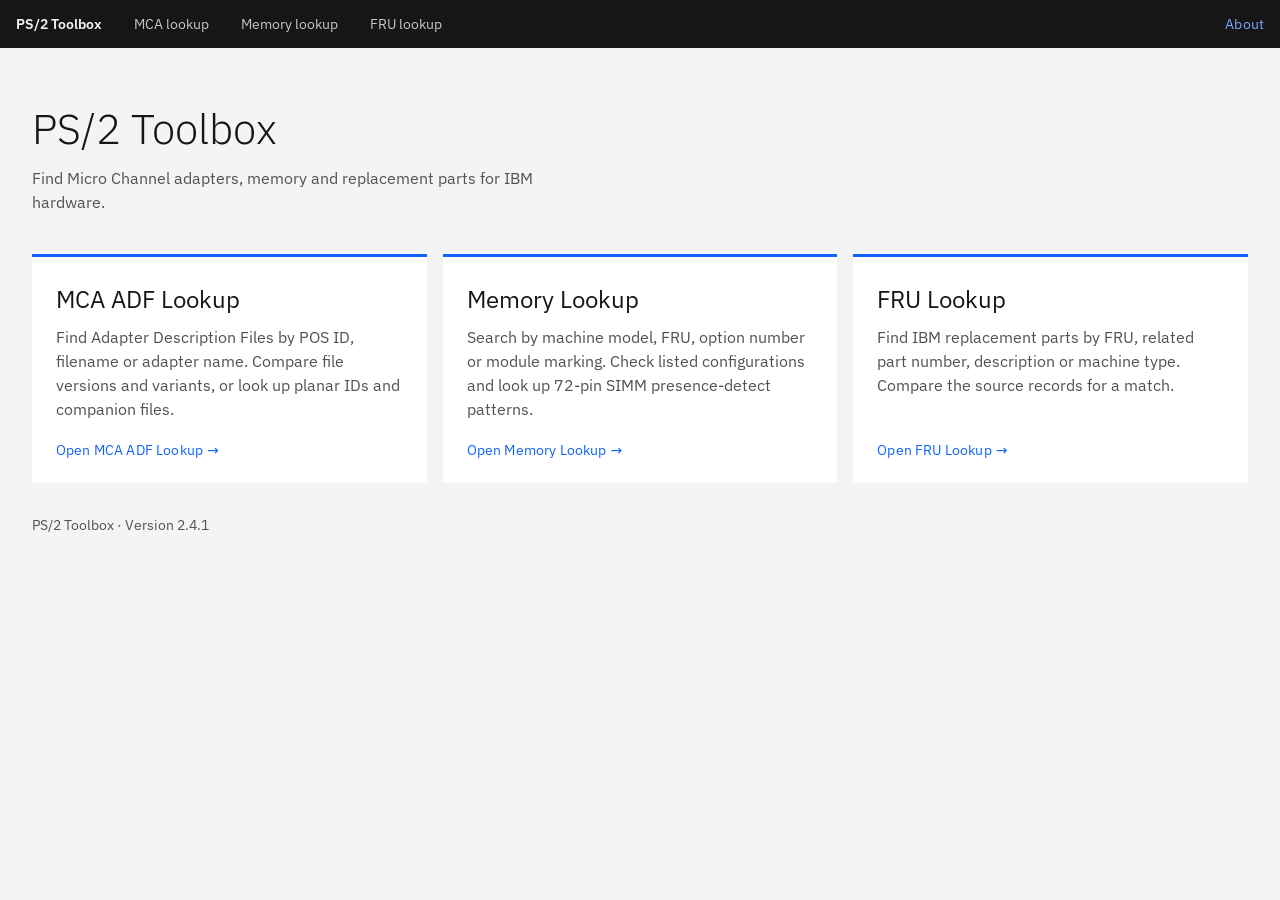
<file: index.html>
<!doctype html>
<html lang="en-GB">
<head>
  <meta charset="utf-8">
  <meta name="viewport" content="width=device-width, initial-scale=1">
  <meta name="application-version" content="2.4.1">
  <meta name="description" content="Look up IBM Micro Channel adapters, memory and replacement parts by model, ID or part number.">
  <title>PS/2 Toolbox</title>
  <link rel="stylesheet" href="./assets/carbon.css">
  <script src="./assets/routes.js" defer></script>
  <style>
    :root { font: 100%/1.5 "IBM Plex Sans", system-ui, sans-serif; }
    *, *::before, *::after { box-sizing: border-box; }
    body { margin: 0; color: var(--cds-text-primary); background: var(--cds-background); }
    .shell { width: min(100% - 4rem, 78rem); margin-inline: auto; }
    .hero { padding-block: 3.5rem 2.5rem; }
    .hero h1 { margin: 0; }
    .hero p { max-width: 52ch; margin: .75rem 0 0; color: var(--cds-text-secondary); }
    .tools { display: grid; grid-template-columns: repeat(auto-fit, minmax(min(100%, 17rem), 1fr)); gap: 1rem; }
    .tool {
      display: flex; flex-direction: column; min-height: 13rem; padding: 1.5rem;
      border-top: 3px solid var(--cds-border-interactive); background: var(--cds-layer-01);
    }
    .tool h2 { margin: 0; font-size: 1.5rem; font-weight: 400; }
    .tool p { margin: .5rem 0 1.25rem; color: var(--cds-text-secondary); }
    .tool a { align-self: start; margin-top: auto; }
    .tool a span { margin-inline-start: .25rem; }
    footer { padding-block: 2rem 1.5rem; color: var(--cds-text-secondary); font-size: .875rem; }
    @media (max-width: 40rem) {
      .shell { width: calc(100% - 2rem); }
      .hero { padding-block: 2rem 1.5rem; }
      .hero h1 { font-size: clamp(2rem, 8vw, 2.625rem); }
      .tools { grid-template-columns: 1fr; }
      .tool { min-height: 0; }
    }
  </style>
</head>
<body>
  <header class="masthead">
  <a class="brand" href="./" aria-current="page">PS/2 Toolbox</a>
  <nav class="toolbox-nav" aria-label="PS/2 Toolbox">
    <a href="./mca-lookup/" data-tool="mca">MCA lookup</a>
    <a href="./memory-lookup/" data-tool="memory">Memory lookup</a>
    <a href="./fru-lookup/" data-tool="fru">FRU lookup</a>
  </nav>
  <a class="about-link cds--link" href="./about/">About</a>
</header>

  <main class="shell">
    <div class="hero">
      <h1>PS/2 Toolbox</h1>
      <p>Find Micro Channel adapters, memory and replacement parts for IBM hardware.</p>
    </div>
    <div class="tools" aria-label="Lookup tools">
      <article class="tool">
        <h2>MCA ADF Lookup</h2>
        <p>Find Adapter Description Files by POS ID, filename or adapter name. Compare file versions and variants, or look up planar IDs and companion files.</p>
        <a class="cds--link" href="./mca-lookup/">Open MCA ADF Lookup <span aria-hidden="true">→</span></a>
      </article>
      <article class="tool">
        <h2>Memory Lookup</h2>
        <p>Search by machine model, FRU, option number or module marking. Check listed configurations and look up 72-pin SIMM presence-detect patterns.</p>
        <a class="cds--link" href="./memory-lookup/">Open Memory Lookup <span aria-hidden="true">→</span></a>
      </article>
      <article class="tool">
        <h2>FRU Lookup</h2>
        <p>Find IBM replacement parts by FRU, related part number, description or machine type. Compare the source records for a match.</p>
        <a class="cds--link" href="./fru-lookup/">Open FRU Lookup <span aria-hidden="true">→</span></a>
      </article>
    </div>
  </main>
  <footer class="shell">PS/2 Toolbox · Version 2.4.1</footer>
</body>
</html>
</file>
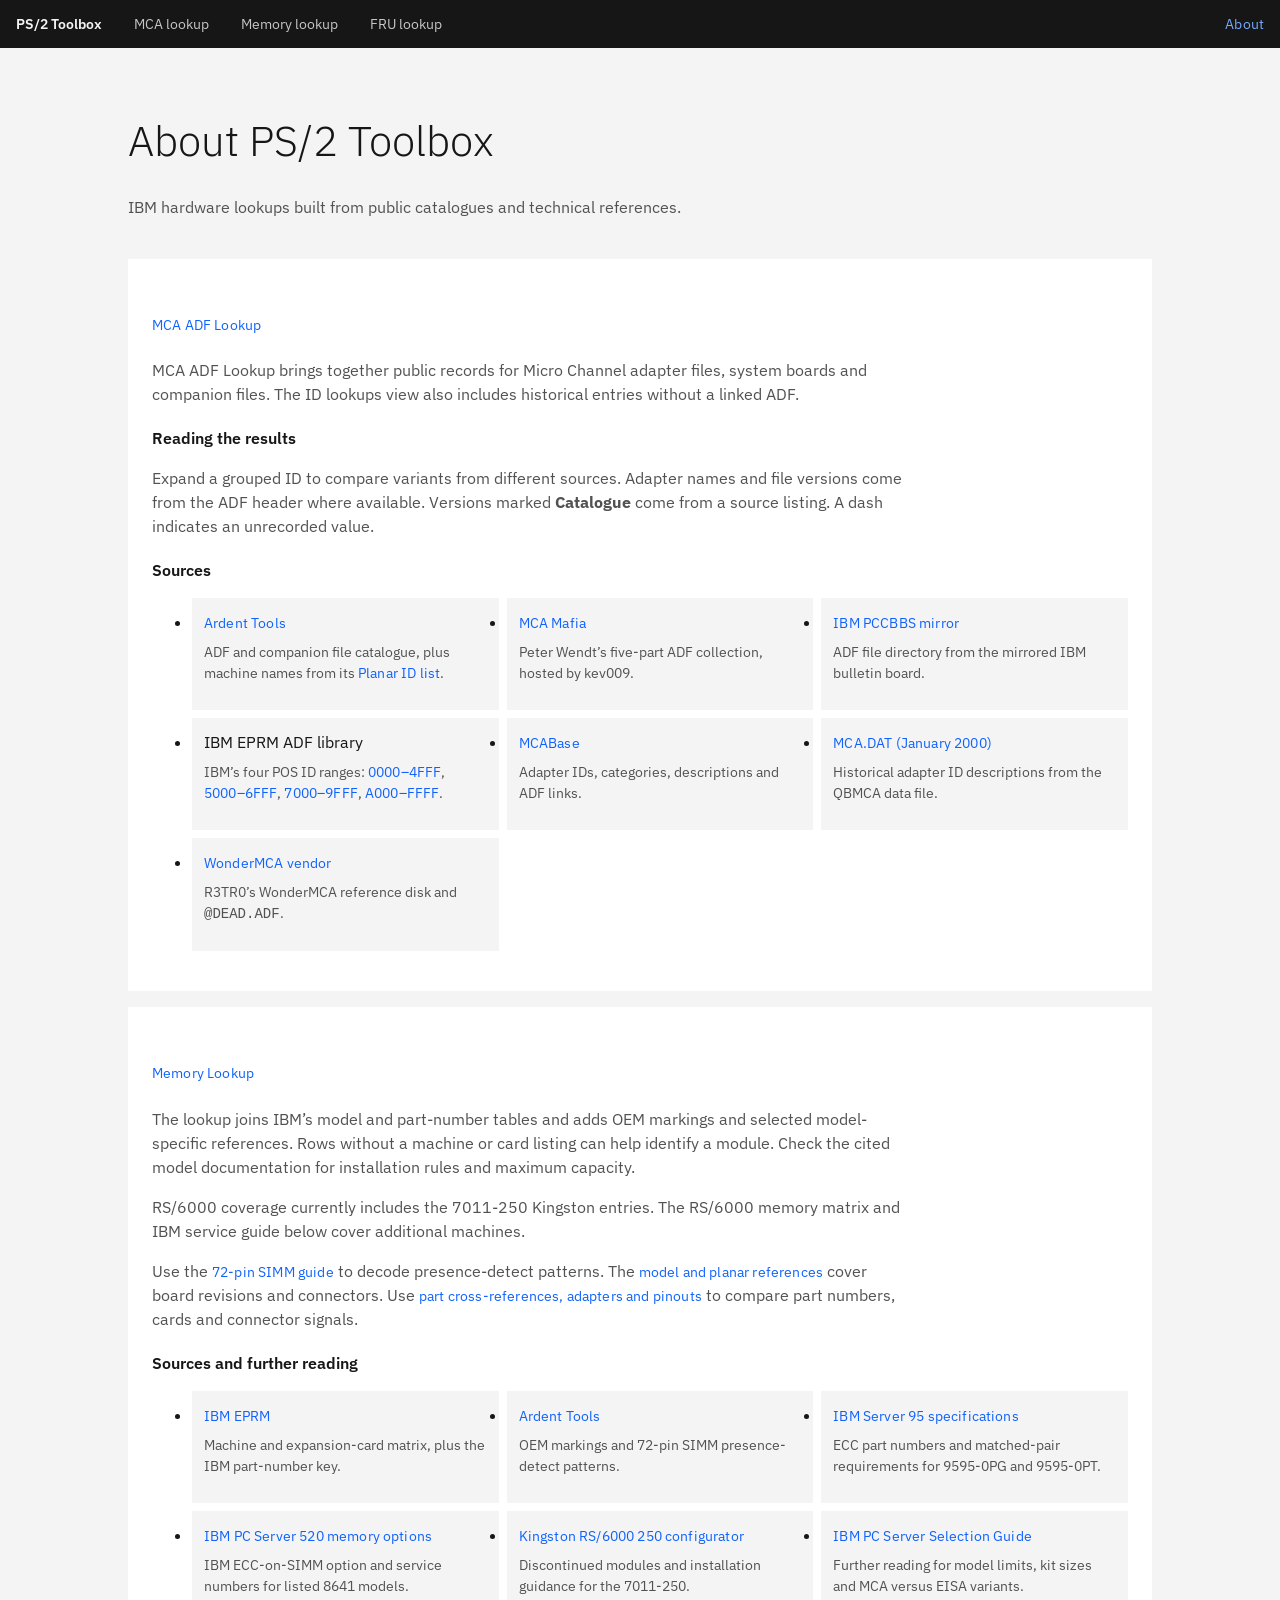
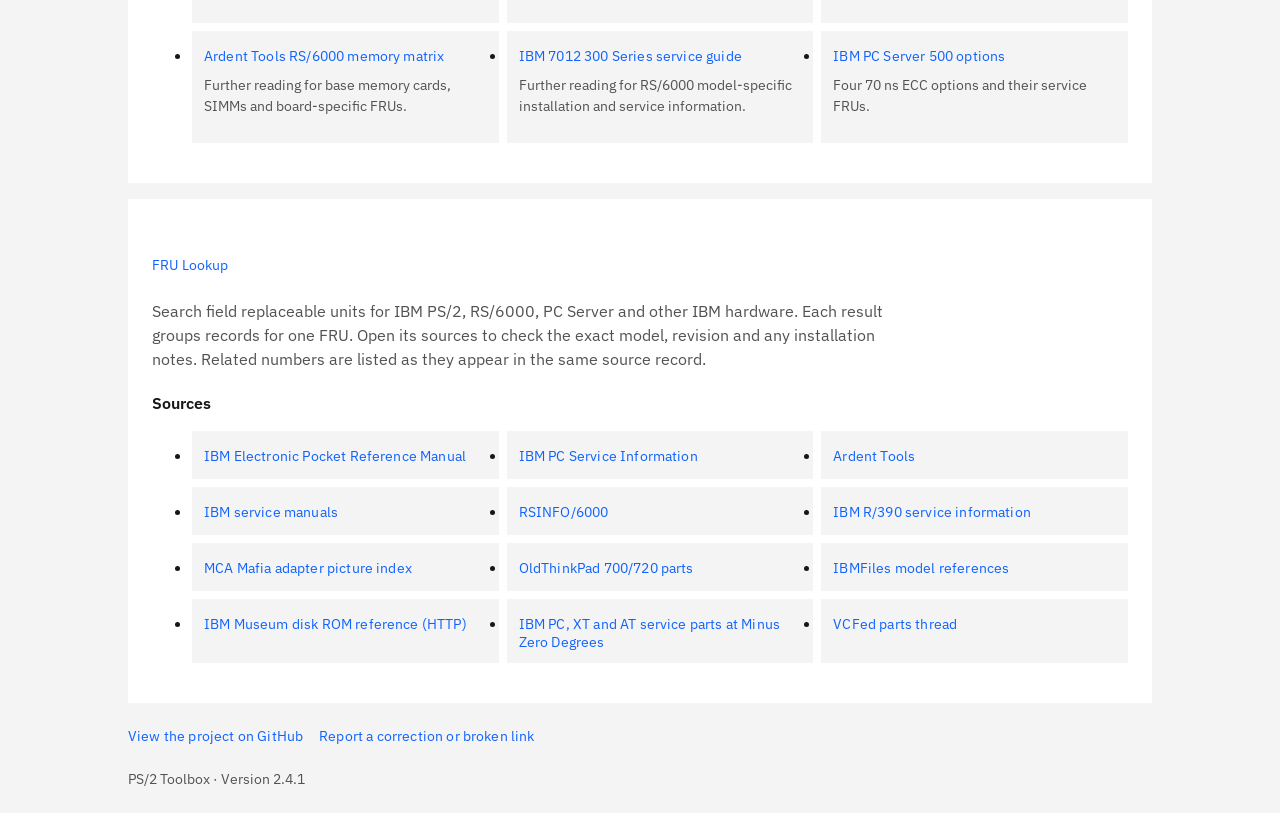
<file: about/index.html>
<!doctype html>
<html lang="en-GB">
<head>
  <meta charset="utf-8">
  <meta name="viewport" content="width=device-width, initial-scale=1">
  <meta name="application-version" content="2.4.1">
  <meta name="description" content="Sources and coverage for the PS/2 Toolbox lookups.">
  <title>About · PS/2 Toolbox</title>
  <link rel="stylesheet" href="../assets/carbon.css">
  <script src="../assets/routes.js" defer></script>
  <style>
    :root { font: 100%/1.5 "IBM Plex Sans", system-ui, sans-serif; }
    body { margin: 0; color: var(--cds-text-primary); background: var(--cds-background); }
    .shell { width: min(calc(100% - 2rem), 64rem); margin-inline: auto; }
    .hero { padding-block: 2.5rem 1.5rem; }
    .hero p, .about p { color: var(--cds-text-secondary); }
    .about { margin-block: 0 1rem; padding: clamp(1rem, 3vw, 1.5rem); background: var(--cds-layer-01); }
    .about h2 { font-size: 1.5rem; font-weight: 400; }
    .about h3 { margin-top: 1.25rem; font-size: 1rem; font-weight: 600; }
    .about p { max-width: 75ch; margin-top: .5rem; }
    .source-list { display: grid; grid-template-columns: repeat(auto-fit, minmax(min(100%, 15rem), 1fr)); gap: .5rem; margin-top: .5rem; }
    .source-list li { padding: .75rem; background: var(--cds-background); }
    .source-list p { font-size: .875rem; }
    .project-links { display: flex; flex-wrap: wrap; gap: .5rem 1rem; margin-block: 1.5rem; }
    footer { padding-bottom: 1.5rem; color: var(--cds-text-secondary); font-size: .875rem; }
  </style>
</head>
<body>
  <header class="masthead">
  <a class="brand" href="../">PS/2 Toolbox</a>
  <nav class="toolbox-nav" aria-label="PS/2 Toolbox">
    <a href="../mca-lookup/" data-tool="mca">MCA lookup</a>
    <a href="../memory-lookup/" data-tool="memory">Memory lookup</a>
    <a href="../fru-lookup/" data-tool="fru">FRU lookup</a>
  </nav>
  <a class="about-link cds--link" href="../about/" aria-current="page">About</a>
</header>

  <main class="shell">
    <div class="hero">
      <h1>About PS/2 Toolbox</h1>
      <p>IBM hardware lookups built from public catalogues and technical references.</p>
    </div>
    <section class="about" id="mca-lookup" aria-labelledby="mca-heading" tabindex="-1">
      <h2 id="mca-heading"><a class="cds--link" href="../mca-lookup/">MCA ADF Lookup</a></h2>
      <p>MCA ADF Lookup brings together public records for Micro Channel adapter files, system boards and companion files. The ID lookups view also includes historical entries without a linked ADF.</p>
      <h3>Reading the results</h3>
      <p>Expand a grouped ID to compare variants from different sources. Adapter names and file versions come from the ADF header where available. Versions marked <strong>Catalogue</strong> come from a source listing. A dash indicates an unrecorded value.</p>
      <h3>Sources</h3>
      <ul class="source-list">
        <li><a class="cds--link" href="https://www.ardent-tool.com/adapters/ADF.html">Ardent Tools</a>
          <p>ADF and companion file catalogue, plus machine names from its <a class="cds--link" href="https://www.ardent-tool.com/tech/PlanarID_List.html">Planar ID list</a>.</p></li>
        <li><a class="cds--link" href="https://ps-2.kev009.com/mcamafia/mcapage0/adflist1.htm">MCA Mafia</a>
          <p>Peter Wendt’s five-part ADF collection, hosted by kev009.</p></li>
        <li><a class="cds--link" href="https://ps-2.kev009.com/pccbbs/adf_files/">IBM PCCBBS mirror</a>
          <p>ADF file directory from the mirrored IBM bulletin board.</p></li>
        <li>IBM EPRM ADF library
          <p>IBM’s four POS ID ranges:
            <a class="cds--link" href="https://eprm.ardent-tool.com/epradf/adf0_4.htm">0000–4FFF</a>,
            <a class="cds--link" href="https://eprm.ardent-tool.com/epradf/adf5_6.htm">5000–6FFF</a>,
            <a class="cds--link" href="https://eprm.ardent-tool.com/epradf/adf7_9.htm">7000–9FFF</a>,
            <a class="cds--link" href="https://eprm.ardent-tool.com/epradf/adfa_f.htm">A000–FFFF</a>.</p></li>
        <li><a class="cds--link" href="https://ps-2.kev009.com/mcabase/mcb/adp/adp00.htm">MCABase</a>
          <p>Adapter IDs, categories, descriptions and ADF links.</p></li>
        <li><a class="cds--link" href="https://www.ardent-tool.com/utils/qbmca.html">MCA.DAT (January 2000)</a>
          <p>Historical adapter ID descriptions from the QBMCA data file.</p></li>
        <li><a class="cds--link" href="https://www.r3tr0.net/index.php/wondermca-firmware/#tools">WonderMCA vendor</a>
          <p>R3TR0’s WonderMCA reference disk and <code>@DEAD.ADF</code>.</p></li>
      </ul>
    </section>
    <section id="memory-lookup" class="about" aria-labelledby="memory-heading" tabindex="-1">
      <h2 id="memory-heading"><a class="cds--link" href="../memory-lookup/">Memory Lookup</a></h2>
      <p>The lookup joins IBM’s model and part-number tables and adds OEM markings and selected model-specific references. Rows without a machine or card listing can help identify a module. Check the cited model documentation for installation rules and maximum capacity.</p>
      <p>RS/6000 coverage currently includes the 7011-250 Kingston entries. The RS/6000 memory matrix and IBM service guide below cover additional machines.</p>
      <p>Use the <a class="cds--link" href="../memory-lookup/identify-simm/">72-pin SIMM guide</a> to decode presence-detect patterns. The <a class="cds--link" href="../memory-lookup/model-and-planar-references/">model and planar references</a> cover board revisions and connectors. Use <a class="cds--link" href="../memory-lookup/part-cross-references/">part cross-references, adapters and pinouts</a> to compare part numbers, cards and connector signals.</p>
      <h3>Sources and further reading</h3>
      <ul class="source-list">
        <li><a class="cds--link" href="https://eprm.ardent-tool.com/eprm/f232.htm">IBM EPRM</a><p>Machine and expansion-card matrix, plus the IBM part-number key.</p></li>
        <li><a class="cds--link" href="https://www.ardent-tool.com/memory/Reference.html">Ardent Tools</a><p>OEM markings and 72-pin SIMM presence-detect patterns.</p></li>
        <li><a class="cds--link" href="https://ps-2.kev009.com/pcpartnerinfo/ctstips/89c6.htm">IBM Server 95 specifications</a><p>ECC part numbers and matched-pair requirements for 9595-0PG and 9595-0PT.</p></li>
        <li><a class="cds--link" href="https://www.ibm.com/support/pages/memory-accessories-ibm-pc-server-520">IBM PC Server 520 memory options</a><p>IBM ECC-on-SIMM option and service numbers for listed 8641 models.</p></li>
        <li><a class="cds--link" href="https://www.kingston.com/en/memory/search/discontinuedmodel/1594/ibm-rs-6000-powerstation-powerserver-250">Kingston RS/6000 250 configurator</a><p>Discontinued modules and installation guidance for the 7011-250.</p></li>
        <li><a class="cds--link" href="https://ps-2.kev009.com/pccbbs/pc_servers/cf1001us.pdf">IBM PC Server Selection Guide</a><p>Further reading for model limits, kit sizes and MCA versus EISA variants.</p></li>
        <li><a class="cds--link" href="https://ardent-tool.com/RS6000/rs6000_memory_matrix.html">Ardent Tools RS/6000 memory matrix</a><p>Further reading for base memory cards, SIMMs and board-specific FRUs.</p></li>
        <li><a class="cds--link" href="https://web-docs.gsi.de/~kraemer/COLLECTION/www.gruftie.net/ibm/rs6000_ps_pdf/Machines/7012-300_Series_Install%2BServiceGuide.pdf">IBM 7012 300 Series service guide</a><p>Further reading for RS/6000 model-specific installation and service information.</p></li>
        <li><a class="cds--link" href="https://www.ibm.com/support/pages/node/797344">IBM PC Server 500 options</a><p>Four 70 ns ECC options and their service FRUs.</p></li>
      </ul>
    </section>
    <section id="fru-lookup" class="about" aria-labelledby="fru-heading">
      <h2 id="fru-heading"><a class="cds--link" href="../fru-lookup/">FRU Lookup</a></h2>
      <p>Search field replaceable units for IBM PS/2, RS/6000, PC Server and other IBM hardware. Each result groups records for one FRU. Open its sources to check the exact model, revision and any installation notes. Related numbers are listed as they appear in the same source record.</p>
      <h3>Sources</h3>
      <ul class="source-list">
        <li><a class="cds--link" href="https://eprm.ardent-tool.com/index.htm">IBM Electronic Pocket Reference Manual</a></li>
        <li><a class="cds--link" href="https://ps-2.kev009.com/pcpartnerinfo/ctstips/">IBM PC Service Information</a></li>
        <li><a class="cds--link" href="https://www.ardent-tool.com/">Ardent Tools</a></li>
        <li><a class="cds--link" href="https://www.ardent-tool.com/RS6000/docs/docs.html">IBM service manuals</a></li>
        <li><a class="cds--link" href="https://ps-2.kev009.com/rsinfo/">RSINFO/6000</a></li>
        <li><a class="cds--link" href="https://public.dhe.ibm.com/hardware/p390/r390/r390info.htm">IBM R/390 service information</a></li>
        <li><a class="cds--link" href="https://ps-2.kev009.com/mcamafia/mcapage0/jpg/pic_list.htm">MCA Mafia adapter picture index</a></li>
        <li><a class="cds--link" href="https://oldthinkpad.com/parts/9552">OldThinkPad 700/720 parts</a></li>
        <li><a class="cds--link" href="https://www.ibmfiles.com/pages/ps2model95.htm">IBMFiles model references</a></li>
        <li><a class="cds--link" href="http://ibmmuseum.com/Interrupts/INT13h/INT13h1C0B.htm">IBM Museum disk ROM reference (HTTP)</a></li>
        <li><a class="cds--link" href="https://minuszerodegrees.net/hms/hms.htm">IBM PC, XT and AT service parts at Minus Zero Degrees</a></li>
        <li><a class="cds--link" href="https://forum.vcfed.org/index.php?threads/ibm-ps-2-parts-lot.25994/">VCFed parts thread</a></li>
      </ul>
    </section>
    <p class="project-links">
        <a class="cds--link" href="https://github.com/niklasrichardson/ps2-toolbox">View the project on GitHub</a>
        <a class="cds--link" href="https://github.com/niklasrichardson/ps2-toolbox/issues/new">Report a correction or broken link</a>
      </p>

  </main>
  <footer class="shell">PS/2 Toolbox · Version 2.4.1</footer>
</body>
</html>
</file>
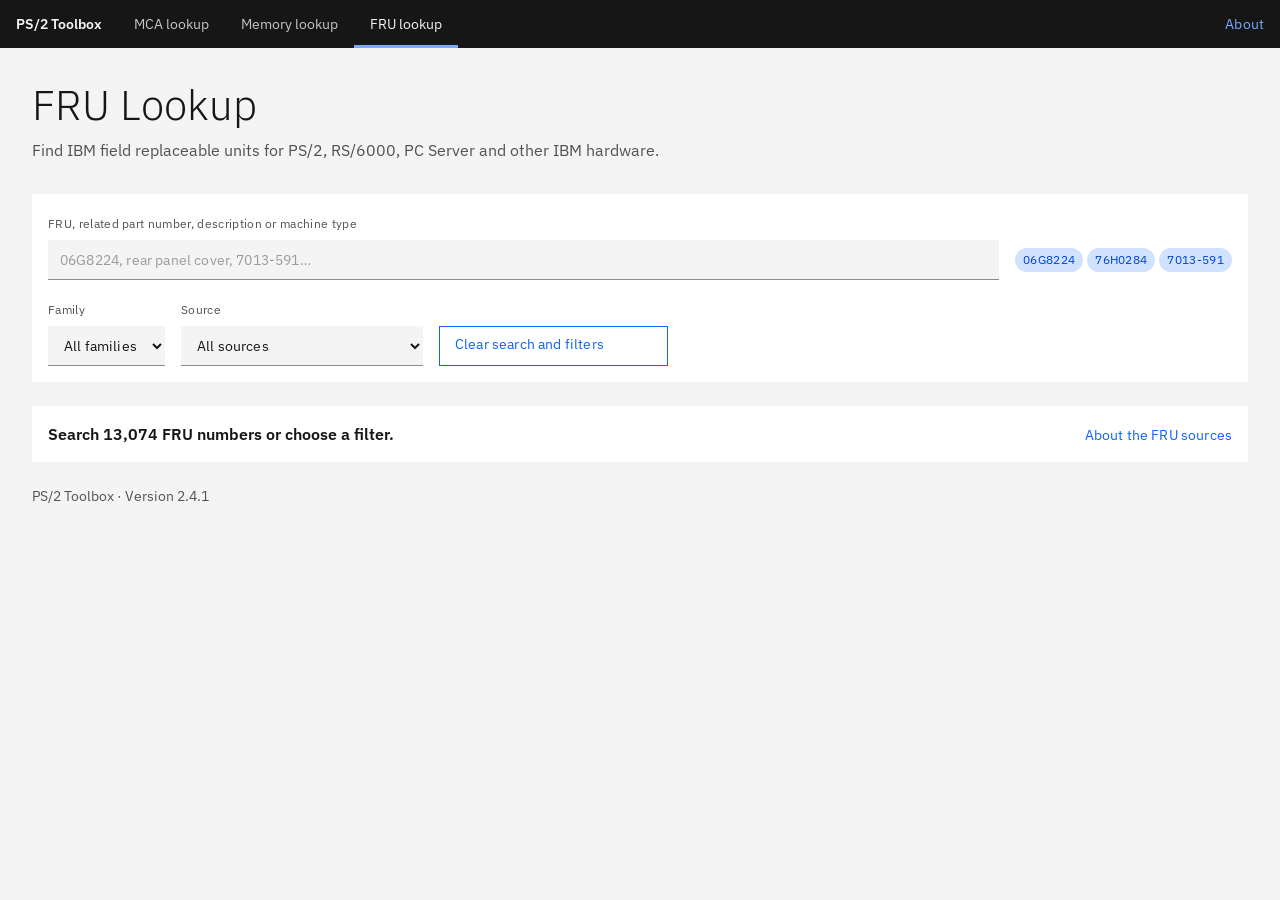
<file: fru-lookup/index.html>
<!doctype html>
<html lang="en-GB">
<head>
  <meta charset="utf-8">
  <meta name="viewport" content="width=device-width, initial-scale=1">
  <meta name="application-version" content="2.4.1">
  <meta name="description" content="Find IBM field replaceable units by FRU, related part number, description or machine type.">
  <title>FRU Lookup · PS/2 Toolbox</title>
  <link rel="stylesheet" href="../assets/carbon.css">
  <link rel="stylesheet" href="./fru.css">
  <script src="../assets/routes.js" defer></script>
  <script src="./fru-data.js" defer></script>
  <script src="./search.js" defer></script>
</head>
<body>
  <header class="masthead">
  <a class="brand" href="../">PS/2 Toolbox</a>
  <nav class="toolbox-nav" aria-label="PS/2 Toolbox">
    <a href="../mca-lookup/" data-tool="mca">MCA lookup</a>
    <a href="../memory-lookup/" data-tool="memory">Memory lookup</a>
    <a href="../fru-lookup/" data-tool="fru" aria-current="page">FRU lookup</a>
  </nav>
  <a class="about-link cds--link" href="../about/">About</a>
</header>

  <main class="shell">
    <div class="hero">
      <h1>FRU Lookup</h1>
      <p>Find IBM field replaceable units for PS/2, RS/6000, PC Server and other IBM hardware.</p>
    </div>
    <section class="controls" aria-label="Search and filters">
      <div class="search-row">
        <div>
          <label class="cds--label" for="query">FRU, related part number, description or machine type</label>
          <div class="cds--search">
            <input id="query" class="cds--search-input" type="search"
                   placeholder="06G8224, rear panel cover, 7013-591…" autocomplete="off" spellcheck="false">
          </div>
        </div>
        <div class="examples" aria-label="Example searches">
          <button class="cds--tag cds--tag--blue" type="button" data-query="06G8224">06G8224</button>
          <button class="cds--tag cds--tag--blue" type="button" data-query="76H0284">76H0284</button>
          <button class="cds--tag cds--tag--blue" type="button" data-query="7013-591">7013-591</button>
        </div>
      </div>
      <div class="filter-row">
        <div>
          <label class="cds--label" for="family">Family</label>
          <select id="family" class="cds--select-input"><option value="">All families</option></select>
        </div>
        <div>
          <label class="cds--label" for="source">Source</label>
          <select id="source" class="cds--select-input"><option value="">All sources</option></select>
        </div>
        <button id="clear" class="cds--btn cds--btn--tertiary" type="button">Clear search and filters</button>
      </div>
    </section>
    <section class="results" aria-label="FRU results">
      <div class="result-head">
        <p id="status" role="status">Loading FRU catalogue…</p>
        <a class="cds--link" href="../about/#fru-lookup">About the FRU sources</a>
      </div>
      <div id="results"></div>
      <nav id="pagination" class="pagination" aria-label="Result pages" hidden>
        <button id="previous" class="cds--btn cds--btn--ghost" type="button">Previous</button>
        <span id="page-label"></span>
        <button id="next" class="cds--btn cds--btn--ghost" type="button">Next</button>
      </nav>
    </section>
    <noscript><p>Enable JavaScript to search the FRU catalogue.</p></noscript>
  </main>
  <footer class="shell">PS/2 Toolbox · Version 2.4.1</footer>
</body>
</html>
</file>
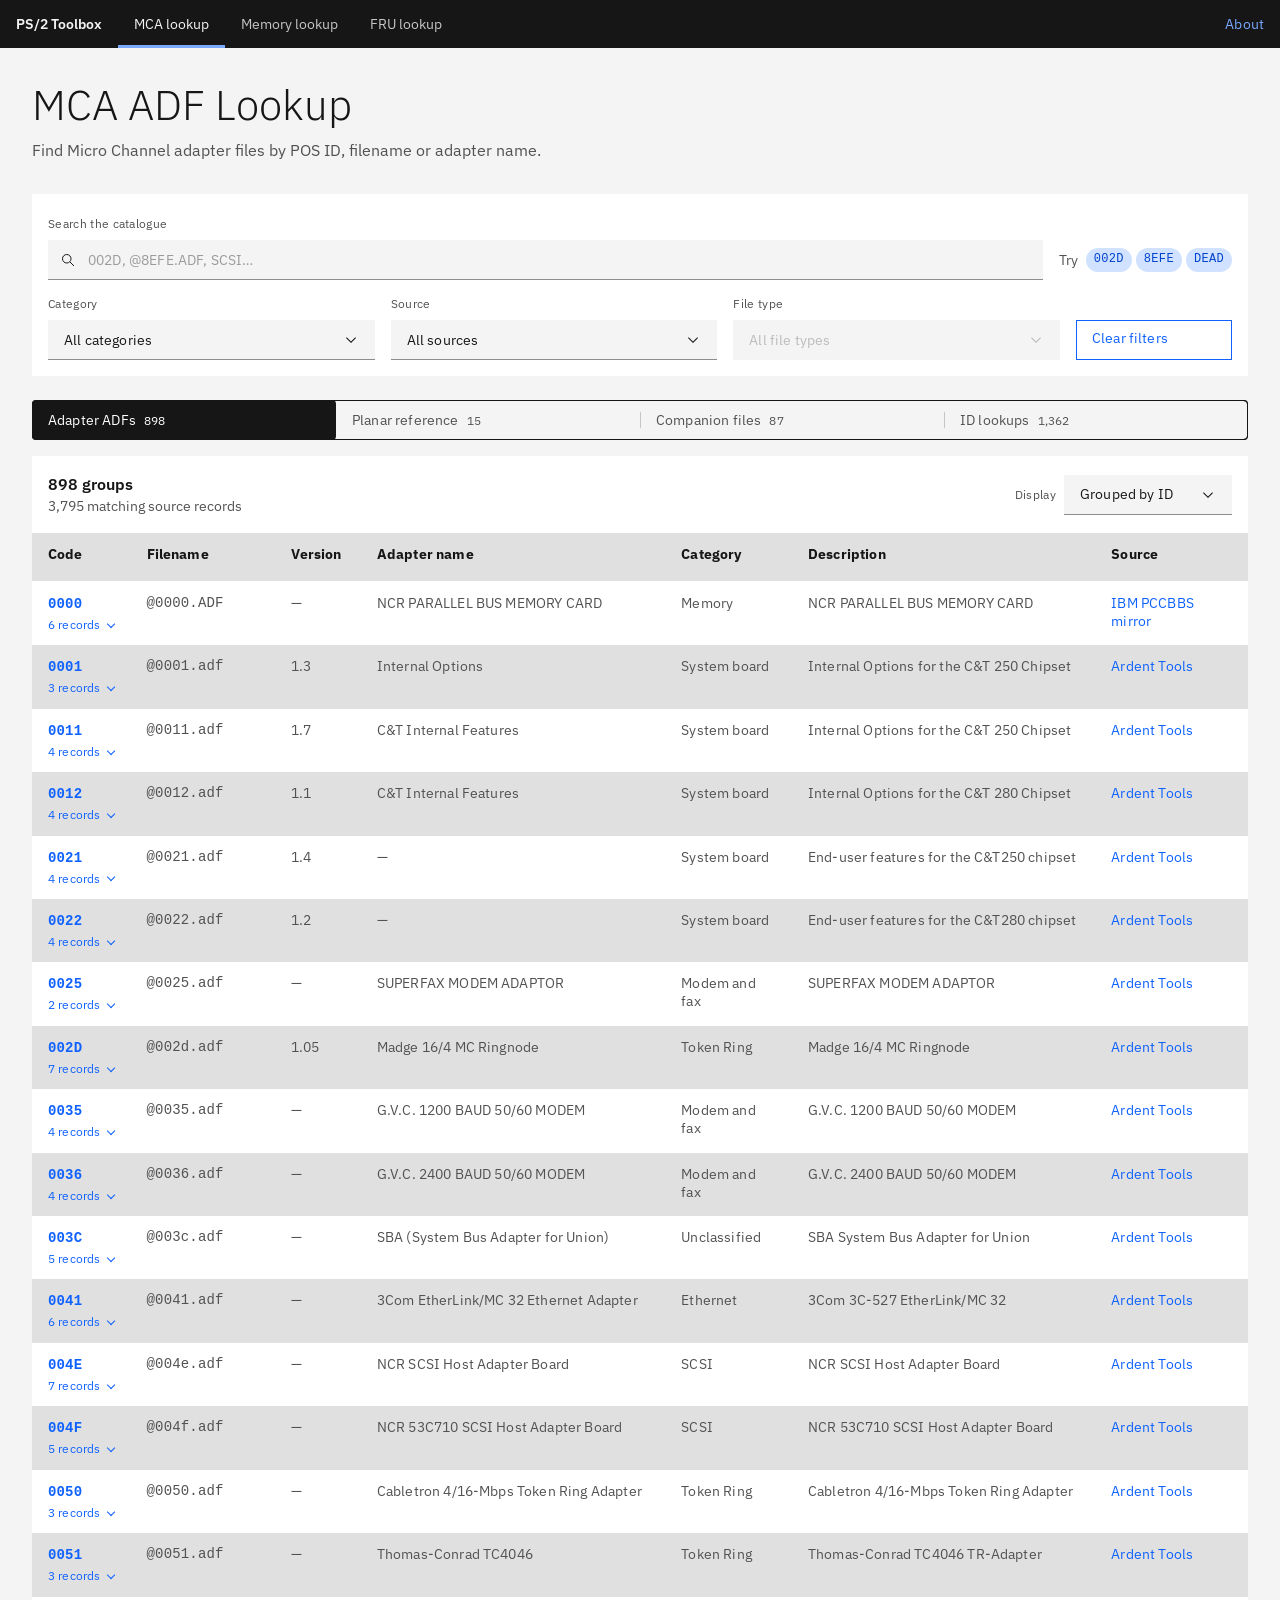
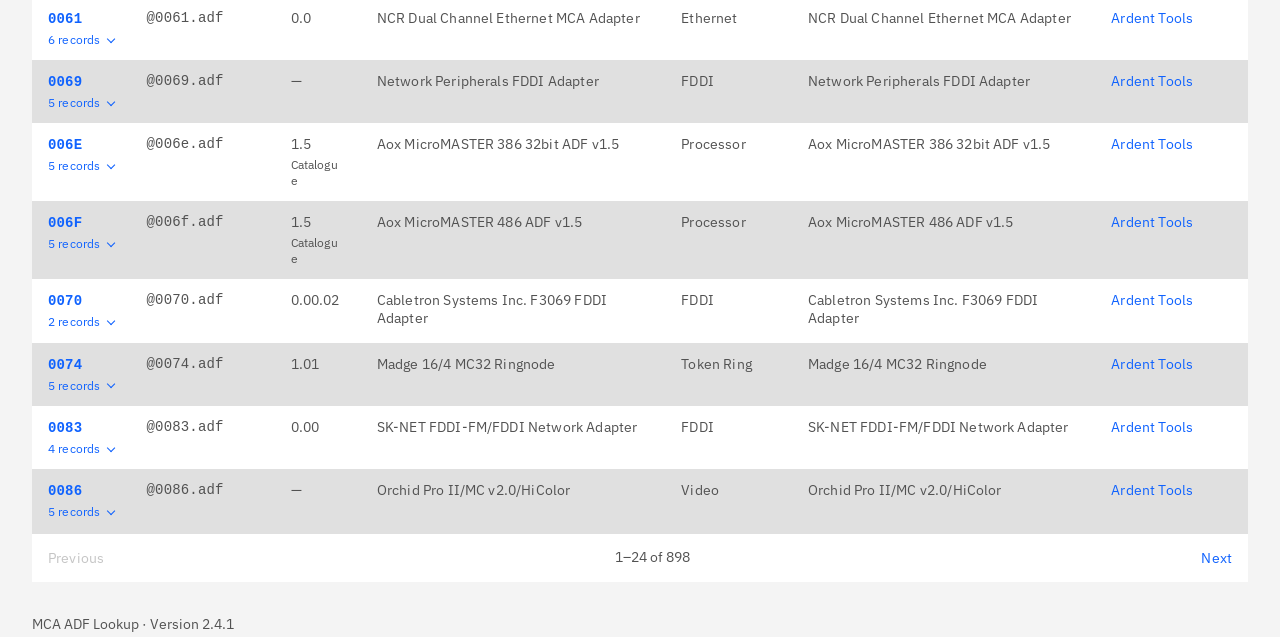
<file: mca-lookup/index.html>
<!doctype html>
<html lang="en-GB">
<head>
  <meta charset="utf-8">
  <meta name="viewport" content="width=device-width, initial-scale=1">
  <meta name="description" content="Search IBM PS/2 Micro Channel adapter description files, planar references and historical adapter IDs.">
  <meta name="application-version" content="2.4.1">
  <title>MCA ADF Lookup · PS/2 Toolbox</title>
  <link rel="stylesheet" href="../assets/carbon.css">
  <script src="../assets/routes.js" defer></script>
  <style>
    :root {
      --catalogue-mono: Consolas, monospace;
      font: 100%/1.5 "IBM Plex Sans", system-ui, sans-serif;
    }
    *, *::before, *::after { box-sizing: border-box; }
    [hidden] { display: none !important; }
    body { margin: 0; color: var(--cds-text-primary); background: var(--cds-background); }
    button, input, select { font: inherit; }
    button:not(:disabled) { cursor: pointer; }
    :focus-visible { outline: 2px solid var(--cds-focus); outline-offset: 2px; }
    .shell { width: min(100% - 4rem, 90rem); margin-inline: auto; }
    .hero { padding-block: 2rem; }
    .hero h1 { margin: 0; }
    .hero p { margin: .5rem 0 0; color: var(--cds-text-secondary); }
    main { padding-bottom: 2rem; }
    .controls, .results { background: var(--cds-layer-01); }
    .controls { padding: 1rem; }
    .panel-top { display: flex; align-items: end; gap: 1rem; flex-wrap: wrap; }
    .search { flex: 1 1 26rem; }
    .examples { display: flex; gap: .25rem; align-items: center; min-height: 2.5rem; color: var(--cds-text-secondary); font-size: .875rem; }
    .examples span { margin-inline-end: .25rem; }
    .examples .cds--tag { margin: 0; font-family: var(--catalogue-mono); }
    .filters { display: grid; grid-template-columns: repeat(3, minmax(0, 1fr)) auto; gap: 1rem; margin-top: 1rem; align-items: end; }
    .filters.with-models { grid-template-columns: repeat(4, minmax(0, 1fr)) auto; }
    .filters .cds--select, .result-tools .cds--select { min-width: 0; }
    .filters #clear { min-block-size: 2.5rem; padding-block: .5rem; }
    .filters .cds--select-input, .search .cds--search-input, .result-tools .cds--select-input {
      background-color: var(--cds-field-02);
    }
    .filters .cds--select-input:not(:disabled):hover, .result-tools .cds--select-input:hover {
      background-color: var(--cds-field-hover-02);
    }
    .views { margin-block: 1.5rem 1rem; }
    .views .cds--content-switcher__label { display: flex; align-items: baseline; gap: .5rem; }
    .view small { font-size: .75rem; font-variant-numeric: tabular-nums; }
    .result-head { display: flex; justify-content: space-between; align-items: center; flex-wrap: wrap; gap: .5rem 1rem; padding: 1rem; }
    .result-head p { margin: 0; }
    .result-tools.cds--select { flex-direction: row; align-items: center; gap: .5rem; width: auto; }
    .result-tools .cds--select-input__wrapper { width: 10.5rem; }
    .result-tools .cds--label { margin: 0; }
    .result-tools .cds--select-input { padding-inline-end: 2.5rem; }
    #status { font-weight: 600; }
    .secondary { color: var(--cds-text-secondary); font-size: .875rem; }
    .table-scroll { overflow-x: auto; }
    .table-scroll:focus-visible { outline-offset: -2px; }
    .table-scroll .cds--data-table { min-width: 47rem; text-align: start; }
    .table-scroll .cds--data-table:has(#machine-heading:not([hidden])) { min-width: 55rem; }
    .table-scroll .cds--data-table th, .table-scroll .cds--data-table td {
      height: auto; padding: .75rem 1rem; overflow-wrap: anywhere; vertical-align: top;
    }
    .table-scroll .cds--data-table th { white-space: nowrap; }
    .code.cds--link, .record-toggle.cds--link { padding: 0; border: 0; background: transparent; }
    .code.cds--link { font-family: var(--catalogue-mono); font-weight: 600; }
    .filename { min-inline-size: 9rem; font-family: var(--catalogue-mono); }
    .version { font-variant-numeric: tabular-nums; }
    .record-toggle.cds--link { display: block; margin-top: .25rem; font-size: .75rem; white-space: nowrap; }
    .record-toggle::after {
      content: ''; display: inline-block; width: .38rem; height: .38rem; margin-inline-start: .5rem;
      border: solid currentColor; border-width: 0 1px 1px 0; transform: translateY(-.12rem) rotate(45deg);
    }
    .record-toggle[aria-expanded="true"]::after { transform: rotate(225deg); }
    .variant td:first-child { box-shadow: inset 3px 0 var(--cds-border-interactive); }
    .row-detail { display: block; margin-top: .25rem; color: var(--cds-text-secondary); font-size: .75rem; }
    .machine-list { margin: 0; padding-inline-start: 1rem; }
    .machine-list li + li { margin-top: .25rem; }
    .empty { margin: 0; padding: 2rem 1rem; border-top: 1px solid var(--cds-border-subtle-01); text-align: center; }
    .pagination { display: flex; align-items: center; justify-content: space-between; gap: .5rem; border-top: 1px solid var(--cds-border-subtle-01); }
    .page-footer { padding-bottom: 1.5rem; color: var(--cds-text-secondary); font-size: .875rem; }
    @media (max-width: 48rem) {
      .shell { width: calc(100% - 2rem); }
      .hero { padding-block: 1.5rem; }
      .hero h1 { font-size: clamp(2rem, 8vw, 2.625rem); }
      .panel-top { gap: .5rem; }
      .filters, .filters.with-models { grid-template-columns: repeat(2, minmax(0, 1fr)); gap: .75rem; }
      .views { overflow-x: auto; padding-block: .125rem; }
      .views .cds--content-switcher { min-width: 40rem; }
    }
  </style>
</head>
<body>
  <svg width="0" height="0" hidden aria-hidden="true">
    <symbol id="select-chevron" viewBox="0 0 16 16">
      <path d="M8 11 3 6l.7-.7L8 9.6l4.3-4.3.7.7z"/>
    </symbol>
  </svg>
  <header class="masthead">
  <a class="brand" href="../">PS/2 Toolbox</a>
  <nav class="toolbox-nav" aria-label="PS/2 Toolbox">
    <a href="../mca-lookup/" data-tool="mca" aria-current="page">MCA lookup</a>
    <a href="../memory-lookup/" data-tool="memory">Memory lookup</a>
    <a href="../fru-lookup/" data-tool="fru">FRU lookup</a>
  </nav>
  <a class="about-link cds--link" href="../about/">About</a>
</header>

  <main class="shell">
    <div class="hero">
      <h1>MCA ADF Lookup</h1>
      <p>Find Micro Channel adapter files by POS ID, filename or adapter name.</p>
    </div>
    <section class="controls" aria-label="Search and filters">
      <div class="panel-top">
        <div class="search">
          <label class="cds--label" for="query">Search the catalogue</label>
          <div class="cds--search cds--search--lg">
            <svg class="cds--search-magnifier-icon" viewBox="0 0 16 16" aria-hidden="true">
              <circle cx="6.75" cy="6.75" r="4.25" fill="none" stroke="currentColor"/>
              <path d="m10 10 4 4" stroke="currentColor"/>
            </svg>
            <input class="cds--search-input" id="query" type="search" autocomplete="off" spellcheck="false" placeholder="002D, @8EFE.ADF, SCSI…">
            <button class="cds--search-close" id="clear-query" type="button" aria-label="Clear search" hidden>
              <svg width="16" height="16" viewBox="0 0 16 16" aria-hidden="true"><path d="m12 4-8 8m0-8 8 8" fill="none" stroke="currentColor"/></svg>
            </button>
          </div>
        </div>
        <div class="examples" aria-label="Example adapter IDs">
          <span>Try</span><button class="cds--tag cds--tag--blue" type="button" data-example="002D">002D</button>
          <button class="cds--tag cds--tag--blue" type="button" data-example="8EFE">8EFE</button>
          <button class="cds--tag cds--tag--blue" type="button" data-example="DEAD">DEAD</button>
        </div>
      </div>
      <div class="filters" id="filters">
        <div class="cds--select">
          <label class="cds--label" for="category">Category</label>
          <div class="cds--select-input__wrapper"><select class="cds--select-input" id="category"></select>
            <svg class="cds--select__arrow" width="16" height="16" aria-hidden="true"><use href="#select-chevron"/></svg></div>
        </div>
        <div class="cds--select">
          <label class="cds--label" for="source">Source</label>
          <div class="cds--select-input__wrapper"><select class="cds--select-input" id="source"></select>
            <svg class="cds--select__arrow" width="16" height="16" aria-hidden="true"><use href="#select-chevron"/></svg></div>
        </div>
        <div class="cds--select">
          <label class="cds--label" for="kind">File type</label>
          <div class="cds--select-input__wrapper"><select class="cds--select-input" id="kind"></select>
            <svg class="cds--select__arrow" width="16" height="16" aria-hidden="true"><use href="#select-chevron"/></svg></div>
        </div>
        <div class="cds--select" id="model-group" hidden>
          <label class="cds--label" for="model">Machine</label>
          <div class="cds--select-input__wrapper"><select class="cds--select-input" id="model"></select>
            <svg class="cds--select__arrow" width="16" height="16" aria-hidden="true"><use href="#select-chevron"/></svg></div>
        </div>
        <button id="clear" type="button" class="cds--btn cds--btn--tertiary cds--btn--md">Clear filters</button>
      </div>
    </section>
    <nav class="views" aria-label="Catalogue views">
      <div class="cds--content-switcher">
        <button class="view cds--content-switcher-btn" type="button" data-view="adapters" aria-pressed="true"><span class="cds--content-switcher__label">Adapter ADFs <small></small></span></button>
        <button class="view cds--content-switcher-btn" type="button" data-view="planars" aria-pressed="false"><span class="cds--content-switcher__label">Planar reference <small></small></span></button>
        <button class="view cds--content-switcher-btn" type="button" data-view="support" aria-pressed="false"><span class="cds--content-switcher__label">Companion files <small></small></span></button>
        <button class="view cds--content-switcher-btn" type="button" data-view="lookup" aria-pressed="false"><span class="cds--content-switcher__label">ID lookups <small></small></span></button>
      </div>
    </nav>
    <section class="results" aria-labelledby="status">
      <div class="result-head">
        <div>
          <p id="status" role="status" aria-live="polite">Loading catalogue…</p>
          <p id="context" class="secondary"></p>
        </div>
        <div class="result-tools cds--select">
          <label class="cds--label" for="display">Display</label>
          <div class="cds--select-input__wrapper">
            <select class="cds--select-input" id="display">
              <option value="grouped">Grouped by ID</option>
              <option value="all">All records</option>
            </select>
            <svg class="cds--select__arrow" width="16" height="16" aria-hidden="true"><use href="#select-chevron"/></svg>
          </div>
        </div>
      </div>
      <div class="table-scroll" id="table-scroll" role="region" aria-label="Catalogue results" tabindex="0">
        <table class="cds--data-table cds--data-table--zebra" aria-label="Matching MCA catalogue records">
          <thead><tr><th scope="col">Code</th><th scope="col">Filename</th><th scope="col">Version</th>
            <th scope="col">Adapter name</th><th scope="col">Category</th>
            <th scope="col">Description</th><th id="machine-heading" scope="col" hidden>Machine reference</th>
            <th scope="col">Source</th></tr></thead>
          <tbody id="results"></tbody>
        </table>
      </div>
      <p id="empty" class="empty" hidden>No matching records. Try a different search or clear the filters.</p>
      <noscript><p class="empty">Enable JavaScript to search the catalogue.</p></noscript>
      <div id="pagination" class="pagination" hidden>
        <button type="button" id="previous" class="cds--btn cds--btn--ghost cds--btn--sm">Previous</button>
        <span id="page-label" class="secondary"></span>
        <button type="button" id="next" class="cds--btn cds--btn--ghost cds--btn--sm">Next</button>
      </div>
    </section>
  </main>
  <footer class="shell page-footer">MCA ADF Lookup · Version 2.4.1</footer>
  <script src="catalogue-data.js"></script>
  <script>
    "use strict";
    const $ = (id) => document.getElementById(id);
    const data = window.ps2LookupData;
    const records = data.records.map(([
      code, filename, category, description, source, url, version, sha256, adapterName, versionBasis, kind
    ]) => {
      const planar = kind === "Planar ADF" || kind === "Planar support";
      const models = planar ? data.planars[code] || [] : [];
      const view = kind === "ADF" ? "adapters" : kind === "ID lookup" ? "lookup" :
        kind === "Planar ADF" || kind === "Expansion unit ADF" ? "planars" : "support";
      const search = [code, filename, category, description, source, kind, version, adapterName, ...models]
        .join(" ").toLowerCase();
      return {code, filename, category, description, source, url, version, sha256,
        adapterName, versionBasis, kind, models, view, search};
    });
    const localVariants = new Map();
    for (const row of records) {
      if (!row.sha256 || row.url) continue;
      const key = JSON.stringify([row.code, row.filename, row.source]);
      if (!localVariants.has(key)) localVariants.set(key, new Set());
      localVariants.get(key).add(row.sha256);
    }
    const views = {
      adapters: {single: "adapter file", plural: "adapter files", hint: "Choose an ID to filter to that adapter."},
      planars: {single: "reference file", plural: "reference files", hint: "System-board and expansion-unit descriptions."},
      support: {single: "companion file", plural: "companion files", hint: "Initialisation programs, diagnostics and related files."},
      lookup: {single: "ID lookup", plural: "ID lookups", hint: "Historical entries with an adapter description."}
    };
    const filters = ["category", "source", "kind", "model"];
    const pageSize = 24;
    const numbers = new Intl.NumberFormat("en-GB");
    const viewButtons = Array.from(document.querySelectorAll("[data-view]"));
    const byView = Object.fromEntries(Object.keys(views).map((key) => [key, records.filter((row) => row.view === key)]));
    const viewGroupCounts = Object.fromEntries(Object.entries(byView).map(([view, rows]) =>
      [view, groupRecords(rows).length]));
    let currentView = "adapters";
    let currentPage = 1;

    function groupRecords(rows) {
      const groups = new Map();
      for (const row of rows) {
        const key = row.code ? (row.kind === "Expansion unit ADF" ? "expansion:" : "") + row.code : row;
        if (!groups.has(key)) groups.set(key, []);
        groups.get(key).push(row);
      }
      return [...groups.values()];
    }

    function cell(row, value, className = "") {
      const td = row.insertCell();
      td.className = className;
      td.textContent = value || "—";
      return td;
    }

    function element(tag, text, className) {
      const item = document.createElement(tag);
      item.textContent = text;
      if (className) item.className = className;
      return item;
    }

    function matchQuery(row, query) {
      const exact = query.match(/^(?:@|0x)?0?([a-f0-9]{4})h?$/);
      return exact ? row.code?.toLowerCase() === exact[1] :
        query.split(/\s+/).every((token) => row.search.includes(token));
    }

    function selectOptions(filter, selected) {
      const select = $(filter);
      const values = [...new Set(byView[currentView].flatMap((row) => filter === "model" ? row.models : row[filter]))]
        .sort((a, b) => a.localeCompare(b, "en-GB"));
      const labels = {category: "All categories", source: "All sources", kind: "All file types", model: "All machines"};
      select.replaceChildren(new Option(labels[filter], ""), ...values.map((value) => new Option(value, value)));
      select.value = values.includes(selected) ? selected : "";
      select.disabled = values.length < 2;
    }

    function setView(view, selected = {}) {
      currentView = Object.hasOwn(views, view) ? view : "adapters";
      currentPage = 1;
      $("model-group").hidden = currentView !== "planars";
      $("filters").classList.toggle("with-models", currentView === "planars");
      filters.forEach((filter) => selectOptions(filter, selected[filter]));
      viewButtons.forEach((button) => {
        const selectedView = button.dataset.view === currentView;
        button.setAttribute("aria-pressed", String(selectedView));
        button.classList.toggle("cds--content-switcher--selected", selectedView);
      });
    }

    function saveFilters() {
      const params = new URLSearchParams();
      if (currentView !== "adapters") params.set("view", currentView);
      if ($("display").value === "all") params.set("display", "all");
      if ($("query").value.trim()) params.set("q", $("query").value.trim());
      filters.forEach((key) => { if ($(key).value) params.set(key, $(key).value); });
      try {
        const hash = params.toString();
        history.replaceState(null, "", hash ? "#" + hash : location.pathname + location.search);
      } catch {
        // The controls remain usable when a local viewer restricts history changes.
      }
    }

    function pickCode(code, resetView = false) {
      if (resetView) setView("adapters");
      $("query").value = code;
      filters.forEach((filter) => { $(filter).value = ""; });
      currentPage = 1;
      render();
      $("query").focus();
    }

    function drawRecord(entry, planar) {
      const row = document.createElement("tr");
      const key = cell(row, entry.code, "code-cell");
      if (entry.code) {
        const button = element("button", entry.code, "code cds--link");
        button.type = "button";
        button.setAttribute("aria-label", "Show records for " + entry.code);
        button.addEventListener("click", () => pickCode(entry.code));
        key.replaceChildren(button);
      }
      const filename = cell(row, entry.filename, "filename");
      const localKey = JSON.stringify([entry.code, entry.filename, entry.source]);
      if (entry.sha256 && !entry.url && localVariants.get(localKey)?.size > 1) {
        const hash = element("span", "SHA-256 " + entry.sha256.slice(0, 8), "row-detail");
        hash.title = entry.sha256;
        filename.append(hash);
      }
      const version = cell(row, entry.version, "version");
      if (entry.versionBasis === "Source catalogue") {
        version.append(element("span", "Catalogue", "row-detail"));
      }
      cell(row, entry.adapterName, "adapter-name");
      cell(row, entry.category, "category");
      cell(row, entry.description, "description");
      if (planar) {
        const machine = cell(row, "Model unspecified", "machine");
        if (entry.models.length) {
          const list = element("ul", "", "machine-list");
          list.append(...entry.models.map((model) => element("li", model)));
          const citation = element("a", "Planar ID list", "row-detail cds--link");
          citation.href = data.planarSource;
          citation.target = "_blank";
          citation.rel = "noopener noreferrer";
          machine.replaceChildren(list, citation);
        }
      }
      const source = cell(row, entry.source, "source");
      if (entry.url) {
        const link = element("a", entry.source, "cds--link");
        link.href = entry.url;
        link.target = "_blank";
        link.rel = "noopener noreferrer";
        source.replaceChildren(link);
      }
      return row;
    }

    function drawGroup(group, planar) {
      const representative = group.find((entry) => entry.adapterName) || group[0];
      const row = drawRecord(representative, planar);
      if (group.length === 1) return row;
      const label = numbers.format(group.length) + " records";
      const toggle = element("button", label, "record-toggle cds--link");
      toggle.type = "button";
      toggle.setAttribute("aria-expanded", "false");
      toggle.setAttribute("aria-label", label + " for " + representative.code);
      let children = [];
      toggle.addEventListener("click", () => {
        const expanding = toggle.getAttribute("aria-expanded") === "false";
        if (expanding && !children.length) {
          children = group.filter((entry) => entry !== representative).map((entry) => {
            const child = drawRecord(entry, planar);
            child.className = "variant";
            return child;
          });
          row.after(...children);
        }
        for (const child of children) child.hidden = !expanding;
        toggle.setAttribute("aria-expanded", String(expanding));
      });
      row.cells[0].append(toggle);
      return row;
    }

    function render(updateUrl = true) {
      const query = $("query").value.trim().toLowerCase();
      $("clear-query").hidden = !$("query").value;
      const selected = Object.fromEntries(filters.map((key) => [key, $(key).value]));
      const matches = byView[currentView].filter((row) =>
        filters.every((key) => !selected[key] ||
          (key === "model" ? row.models.includes(selected[key]) : row[key] === selected[key]))
        && matchQuery(row, query));
      const grouped = $("display").value === "grouped";
      const items = grouped ? groupRecords(matches) : matches;
      const pages = Math.max(1, Math.ceil(items.length / pageSize));
      currentPage = Math.max(1, Math.min(currentPage, pages));
      const start = (currentPage - 1) * pageSize;
      const end = Math.min(items.length, start + pageSize);
      const detail = views[currentView];
      const planar = currentView === "planars";
      const unit = grouped ? (items.length === 1 ? "group" : "groups") :
        (items.length === 1 ? detail.single : detail.plural);
      $("status").textContent = numbers.format(items.length) + " " + unit;
      $("context").textContent = grouped ? numbers.format(matches.length) + " matching source records" : detail.hint;
      $("machine-heading").hidden = !planar;
      for (const button of viewButtons) {
        const view = button.dataset.view;
        button.querySelector("small").textContent = numbers.format(grouped ? viewGroupCounts[view] : byView[view].length);
      }
      $("results").replaceChildren(...items.slice(start, end).map((item) =>
        grouped ? drawGroup(item, planar) : drawRecord(item, planar)));
      $("table-scroll").hidden = !matches.length;
      $("empty").hidden = !!matches.length;
      $("pagination").hidden = pages === 1;
      $("page-label").textContent = numbers.format(start + 1) + "–" + numbers.format(end) + " of " + numbers.format(items.length);
      $("previous").disabled = currentPage === 1;
      $("next").disabled = currentPage === pages;
      if (updateUrl) saveFilters();
    }

    for (const filter of filters) $(filter).addEventListener("change", () => { currentPage = 1; render(); });
    $("display").addEventListener("change", () => { currentPage = 1; render(); });
    $("query").addEventListener("input", () => { currentPage = 1; render(); });
    $("clear-query").addEventListener("click", () => {
      $("query").value = "";
      currentPage = 1;
      render();
      $("query").focus();
    });
    $("clear").addEventListener("click", () => {
      $("query").value = "";
      filters.forEach((filter) => { $(filter).value = ""; });
      currentPage = 1;
      render();
      $("query").focus();
    });
    $("previous").addEventListener("click", () => { currentPage--; render(); });
    $("next").addEventListener("click", () => { currentPage++; render(); });
    viewButtons.forEach((button) => button.addEventListener("click", () => { setView(button.dataset.view); render(); }));
    document.querySelectorAll("[data-example]").forEach((button) =>
      button.addEventListener("click", () => pickCode(button.dataset.example, true)));

    function loadFilters() {
      const params = new URLSearchParams(location.hash.slice(1));
      $("query").value = params.get("q") || "";
      $("display").value = params.get("display") === "all" ? "all" : "grouped";
      setView(params.get("view"), Object.fromEntries(filters.map((filter) => [filter, params.get(filter)])));
      render();
    }

    window.addEventListener("hashchange", loadFilters);
    loadFilters();
  </script>
</body>
</html>
</file>
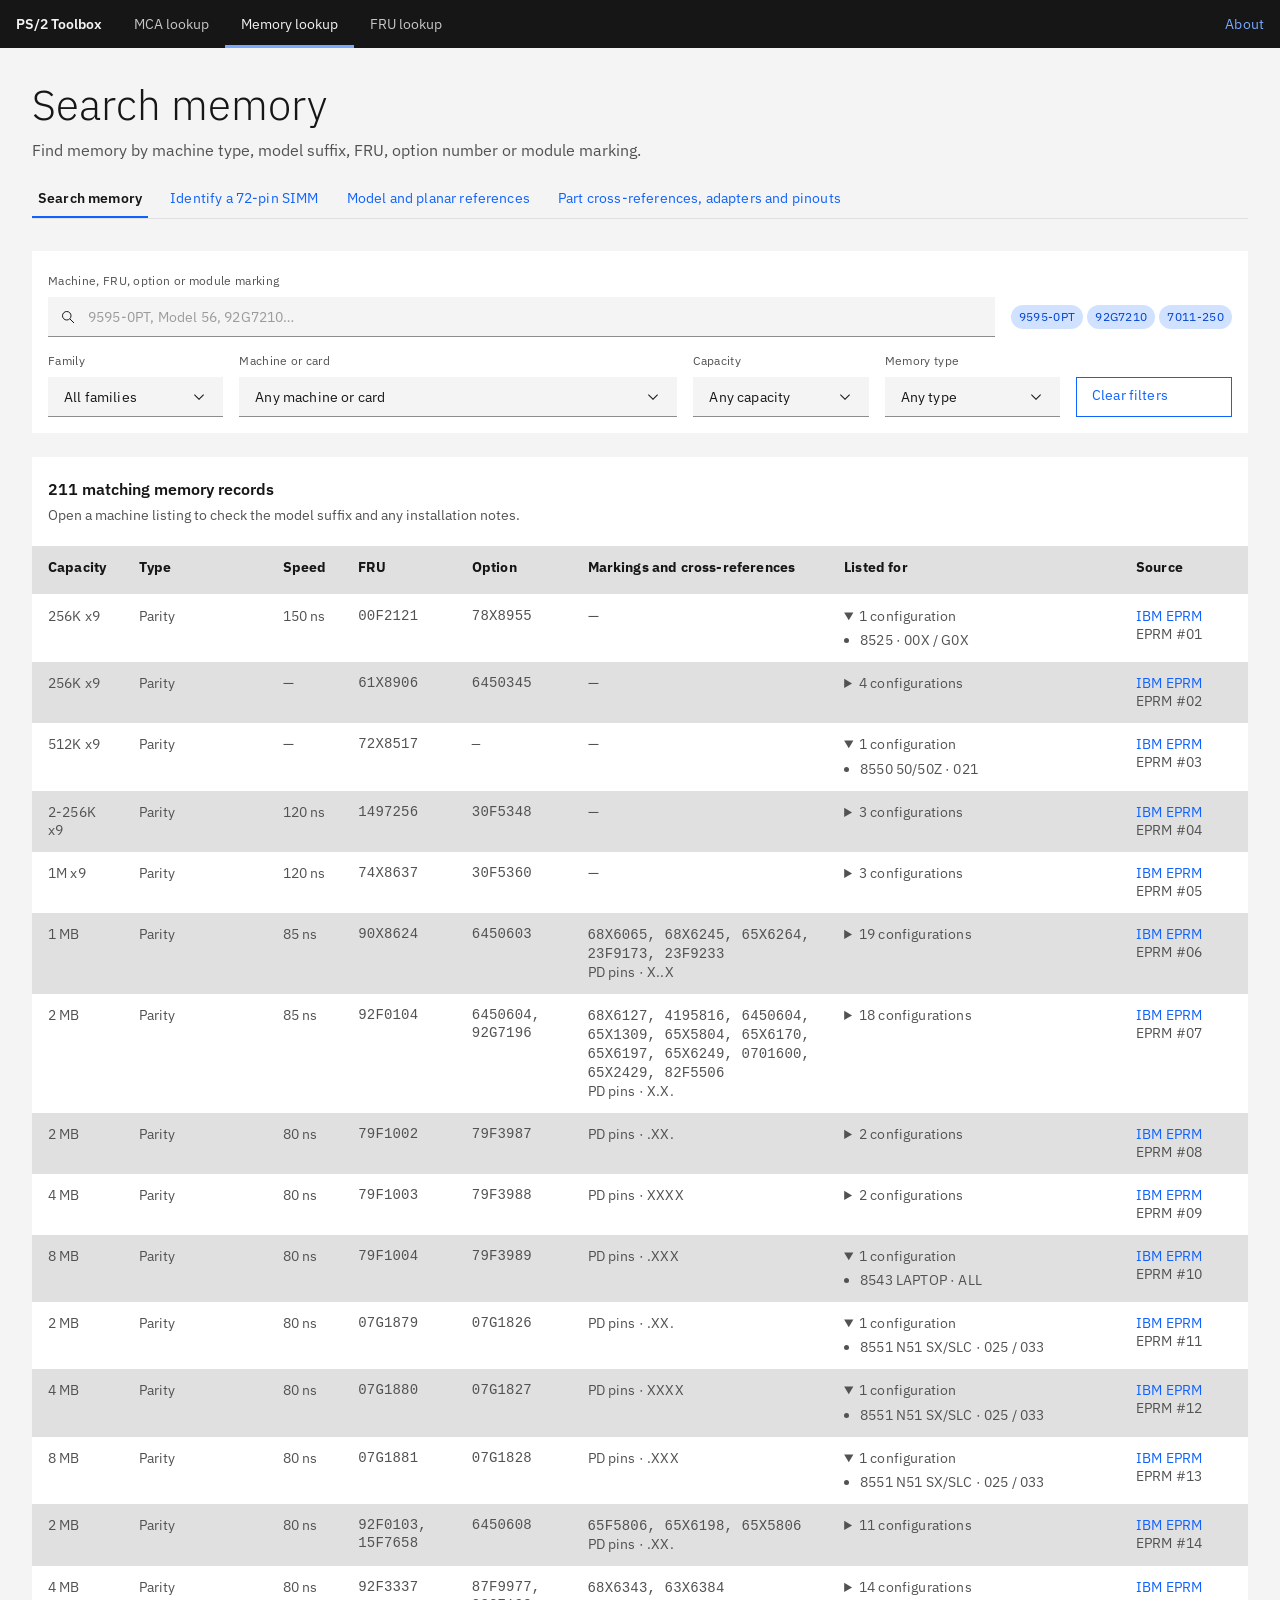
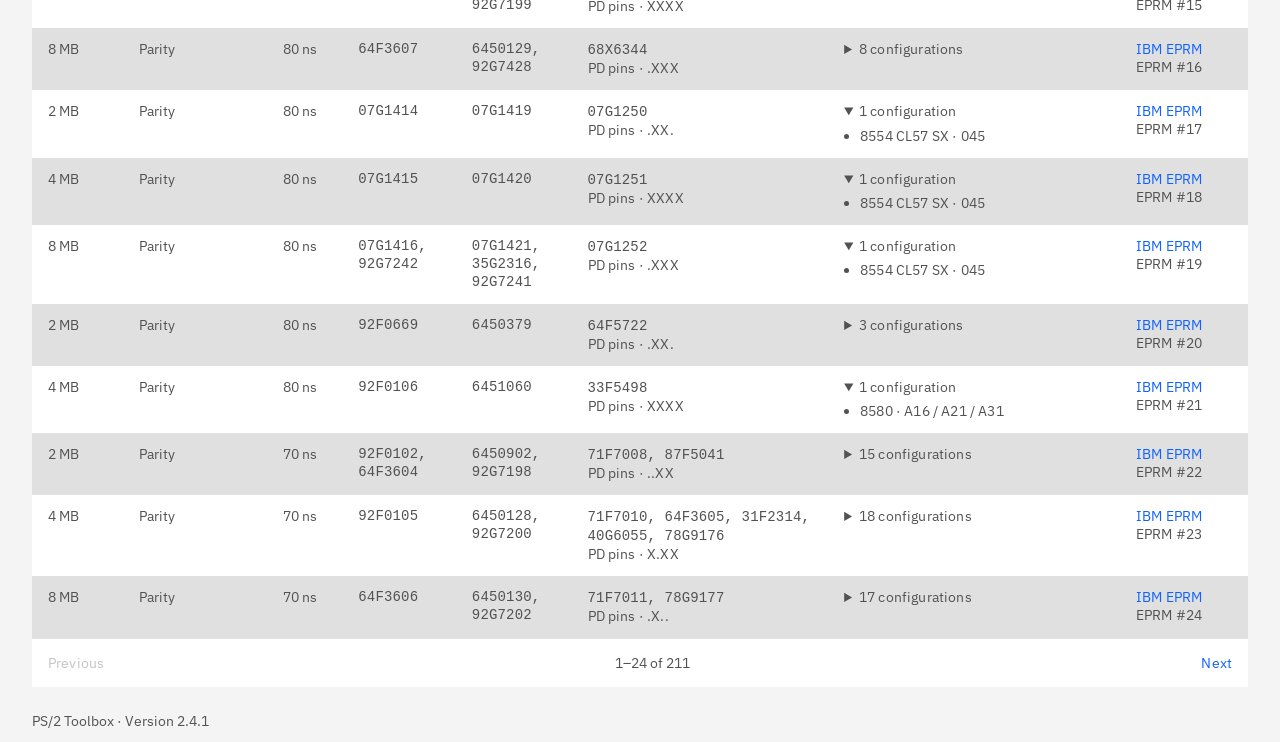
<file: memory-lookup/index.html>
<!doctype html>
<html lang="en-GB">
<head>
  <meta charset="utf-8">
  <meta name="viewport" content="width=device-width, initial-scale=1">
  <meta name="application-version" content="2.4.1">
  <meta name="description" content="Find memory by machine type, model suffix, FRU, option number or module marking.">
  <title>Search memory · PS/2 Toolbox</title>
  <link rel="stylesheet" href="../assets/carbon.css">
  <script src="../assets/routes.js" defer></script>
  <link rel="stylesheet" href="./memory.css">
</head>
<body>
  <header class="masthead">
  <a class="brand" href="../">PS/2 Toolbox</a>
  <nav class="toolbox-nav" aria-label="PS/2 Toolbox">
    <a href="../mca-lookup/" data-tool="mca">MCA lookup</a>
    <a href="../memory-lookup/" data-tool="memory" aria-current="page">Memory lookup</a>
    <a href="../fru-lookup/" data-tool="fru">FRU lookup</a>
  </nav>
  <a class="about-link cds--link" href="../about/">About</a>
</header>

  <svg width="0" height="0" hidden aria-hidden="true">
    <symbol id="select-chevron" viewBox="0 0 16 16"><path d="M8 11 3 6l.7-.7L8 9.6l4.3-4.3.7.7z"/></symbol>
  </svg>
  <main class="shell">
    <div class="hero">
      <h1 id="memory-heading">Search memory</h1>
      <p>Find memory by machine type, model suffix, FRU, option number or module marking.</p>
      <nav class="memory-nav" aria-label="Memory Lookup pages">
        <a class="cds--link" href="./" aria-current="page">Search memory</a>
        <a class="cds--link" href="./identify-simm/" data-legacy-fragments="pd-heading presence-detect">Identify a 72-pin SIMM</a>
        <a class="cds--link" href="./model-and-planar-references/" data-legacy-fragments="model-references reference-heading planar-audit reference-index">Model and planar references</a>
        <a class="cds--link" href="./part-cross-references/" data-legacy-fragments="identification-references identification-heading memory-equivalents expansion-cards chip-comparison pinout-maps memory-guides">Part cross-references, adapters and pinouts</a>
      </nav>
    </div>
    <section id="memory-search" class="panel controls" aria-label="Search and filters">
      <div class="search-row">
        <div>
          <label class="cds--label" for="query">Machine, FRU, option or module marking</label>
          <div class="cds--search">
            <svg class="cds--search-magnifier-icon" viewBox="0 0 16 16" aria-hidden="true">
              <circle cx="6.75" cy="6.75" r="4.25" fill="none" stroke="currentColor"/>
              <path d="m10 10 4 4" stroke="currentColor"/>
            </svg>
            <input id="query" class="cds--search-input" type="search" placeholder="9595-0PT, Model 56, 92G7210…" autocomplete="off" spellcheck="false">
          </div>
        </div>
        <div class="examples" aria-label="Example searches">
          <button class="cds--tag cds--tag--blue" data-query="9595-0PT" type="button">9595-0PT</button>
          <button class="cds--tag cds--tag--blue" data-query="92G7210" type="button">92G7210</button>
          <button class="cds--tag cds--tag--blue" data-query="7011-250" type="button">7011-250</button>
        </div>
      </div>
      <div class="filter-row">
        <div class="cds--select">
          <label class="cds--label" for="family">Family</label>
          <div class="cds--select-input__wrapper"><select id="family" class="cds--select-input"></select>
            <svg class="cds--select__arrow" width="16" height="16" aria-hidden="true"><use href="#select-chevron"/></svg></div>
        </div>
        <div class="cds--select">
          <label class="cds--label" for="machine">Machine or card</label>
          <div class="cds--select-input__wrapper"><select id="machine" class="cds--select-input"></select>
            <svg class="cds--select__arrow" width="16" height="16" aria-hidden="true"><use href="#select-chevron"/></svg></div>
        </div>
        <div class="cds--select">
          <label class="cds--label" for="size">Capacity</label>
          <div class="cds--select-input__wrapper"><select id="size" class="cds--select-input"></select>
            <svg class="cds--select__arrow" width="16" height="16" aria-hidden="true"><use href="#select-chevron"/></svg></div>
        </div>
        <div class="cds--select">
          <label class="cds--label" for="type">Memory type</label>
          <div class="cds--select-input__wrapper"><select id="type" class="cds--select-input"></select>
            <svg class="cds--select__arrow" width="16" height="16" aria-hidden="true"><use href="#select-chevron"/></svg></div>
        </div>
        <button id="clear" class="cds--btn cds--btn--tertiary" type="button">Clear filters</button>
      </div>
    </section>
    <section class="panel" aria-labelledby="status">
      <div class="result-head">
        <p id="status" role="status">Loading memory catalogue…</p>
        <p class="secondary">Open a machine listing to check the model suffix and any installation notes.</p>
      </div>
      <div id="table-scroll" class="table-scroll" role="region" aria-label="Memory results" tabindex="0">
        <table class="cds--data-table cds--data-table--zebra">
          <thead><tr><th scope="col">Capacity</th><th scope="col" class="memory-type">Type</th><th scope="col">Speed</th>
            <th scope="col">FRU</th><th scope="col">Option</th><th scope="col">Markings and cross-references</th>
            <th scope="col">Listed for</th><th scope="col">Source</th></tr></thead>
          <tbody id="rows"></tbody>
        </table>
      </div>
      <p id="empty" class="empty" hidden>No matching memory records. Try a different part number or clear the filters.</p>
      <div id="pagination" class="pagination" hidden>
        <button id="previous" class="cds--btn cds--btn--ghost" type="button">Previous</button>
        <span id="page-label" class="secondary"></span>
        <button id="next" class="cds--btn cds--btn--ghost" type="button">Next</button>
      </div>
    </section>
    <noscript><p class="empty">Enable JavaScript to use the memory catalogue.</p></noscript>
  </main>
  <footer class="shell secondary">PS/2 Toolbox · Version 2.4.1</footer>
  <script src="./memory-data.js" defer></script>
  <script src="./memory-common.js" defer></script>
  <script src="./search.js" defer></script>
</body>
</html>
</file>
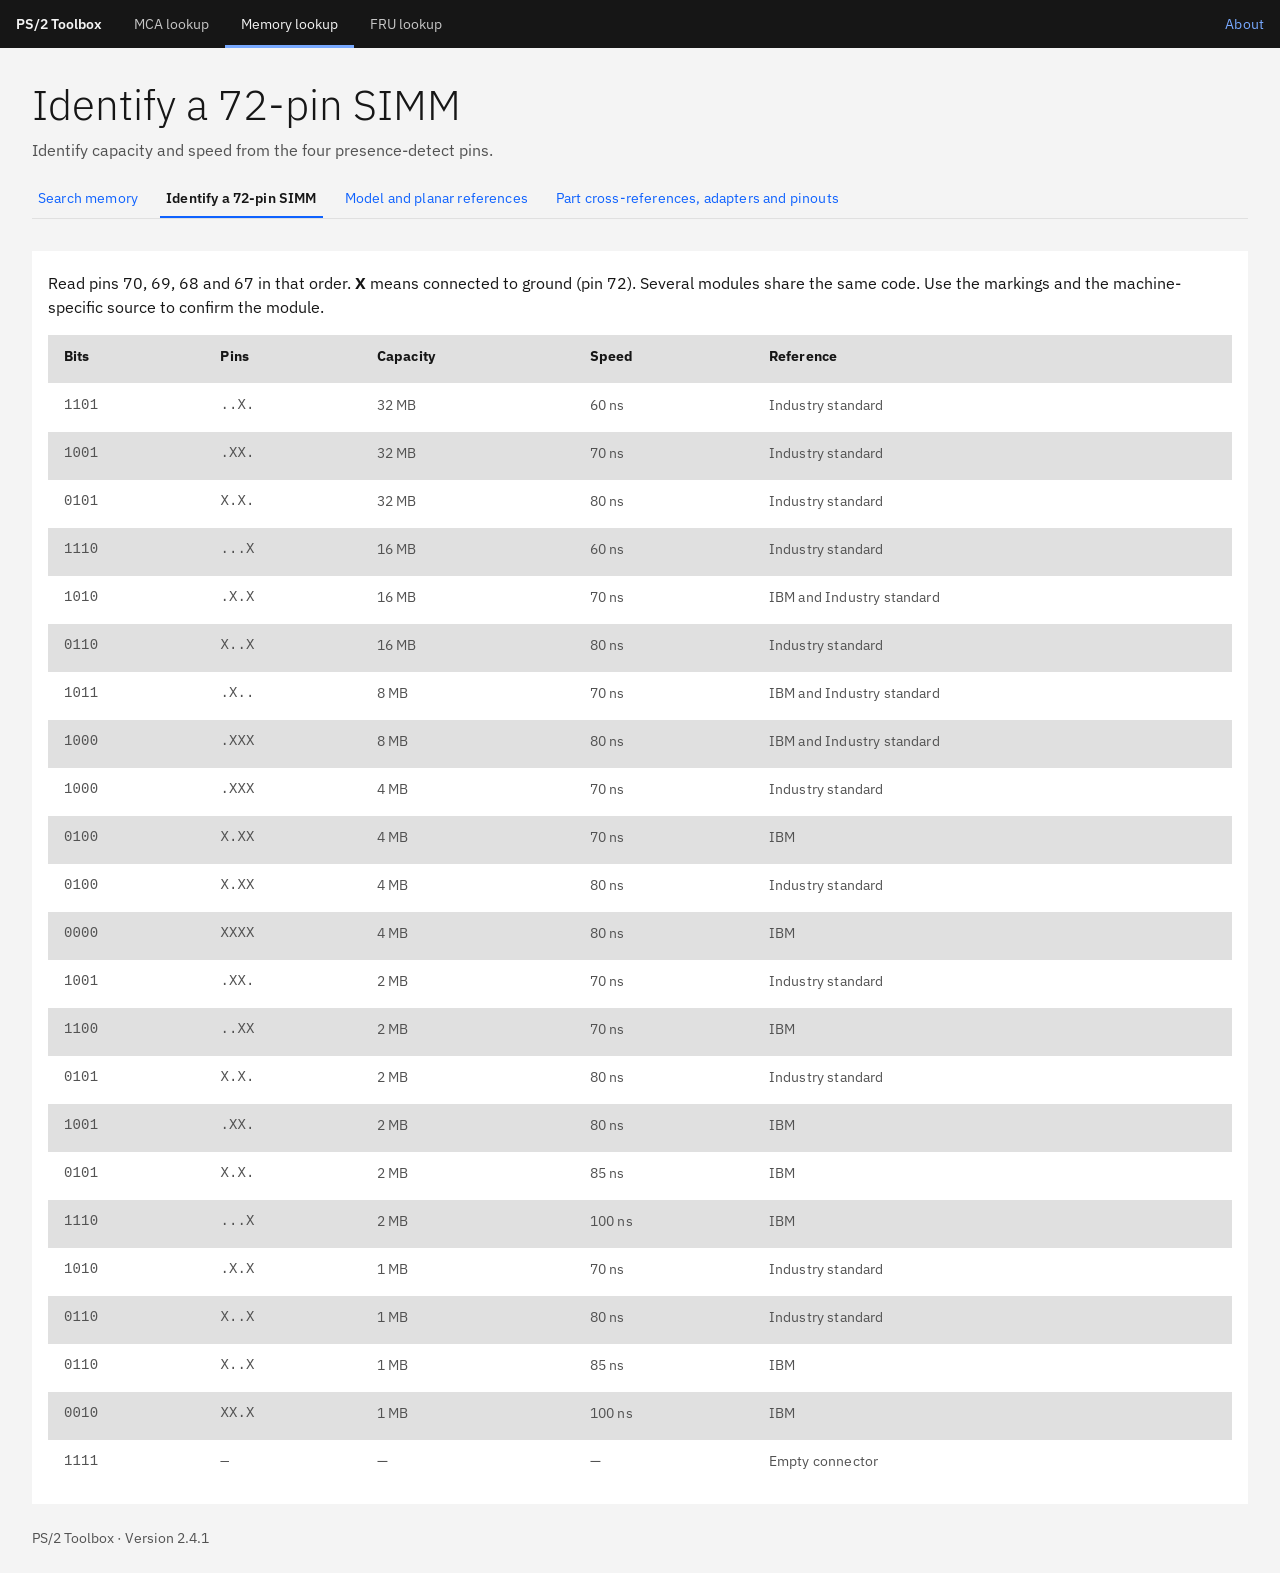
<file: memory-lookup/identify-simm/index.html>
<!doctype html>
<html lang="en-GB">
<head>
  <meta charset="utf-8">
  <meta name="viewport" content="width=device-width, initial-scale=1">
  <meta name="application-version" content="2.4.1">
  <meta name="description" content="Identify capacity and speed from the four presence-detect pins.">
  <title>Identify a 72-pin SIMM · PS/2 Toolbox</title>
  <link rel="stylesheet" href="../../assets/carbon.css">
  <script src="../../assets/routes.js" defer></script>
  <link rel="stylesheet" href="../memory.css">
</head>
<body>
  <header class="masthead">
  <a class="brand" href="../../">PS/2 Toolbox</a>
  <nav class="toolbox-nav" aria-label="PS/2 Toolbox">
    <a href="../../mca-lookup/" data-tool="mca">MCA lookup</a>
    <a href="../../memory-lookup/" data-tool="memory" aria-current="page">Memory lookup</a>
    <a href="../../fru-lookup/" data-tool="fru">FRU lookup</a>
  </nav>
  <a class="about-link cds--link" href="../../about/">About</a>
</header>

  <svg width="0" height="0" hidden aria-hidden="true">
    <symbol id="select-chevron" viewBox="0 0 16 16"><path d="M8 11 3 6l.7-.7L8 9.6l4.3-4.3.7.7z"/></symbol>
  </svg>
  <main class="shell">
    <div class="hero">
      <h1 id="pd-heading">Identify a 72-pin SIMM</h1>
      <p>Identify capacity and speed from the four presence-detect pins.</p>
      <nav class="memory-nav" aria-label="Memory Lookup pages">
        <a class="cds--link" href="../">Search memory</a>
        <a class="cds--link" href="../identify-simm/" aria-current="page">Identify a 72-pin SIMM</a>
        <a class="cds--link" href="../model-and-planar-references/">Model and planar references</a>
        <a class="cds--link" href="../part-cross-references/">Part cross-references, adapters and pinouts</a>
      </nav>
    </div>
    <section id="presence-detect" class="panel reference" aria-labelledby="pd-heading">
      <p>Read pins 70, 69, 68 and 67 in that order. <strong>X</strong> means connected to ground (pin 72). Several modules share the same code. Use the markings and the machine-specific source to confirm the module.</p>
      <div class="table-scroll" role="region" aria-label="Presence-detect patterns" tabindex="0">
        <table class="cds--data-table cds--data-table--zebra pin-table">
          <thead><tr><th scope="col">Bits</th><th scope="col">Pins</th><th scope="col">Capacity</th><th scope="col">Speed</th><th scope="col">Reference</th></tr></thead>
          <tbody id="patterns"></tbody>
        </table>
      </div>
    </section>
    <noscript><p class="empty">Enable JavaScript to use the memory catalogue.</p></noscript>
  </main>
  <footer class="shell secondary">PS/2 Toolbox · Version 2.4.1</footer>
  <script src="../memory-data.js" defer></script>
  <script src="../memory-common.js" defer></script>
  <script src="../identify-simm.js" defer></script>
</body>
</html>
</file>
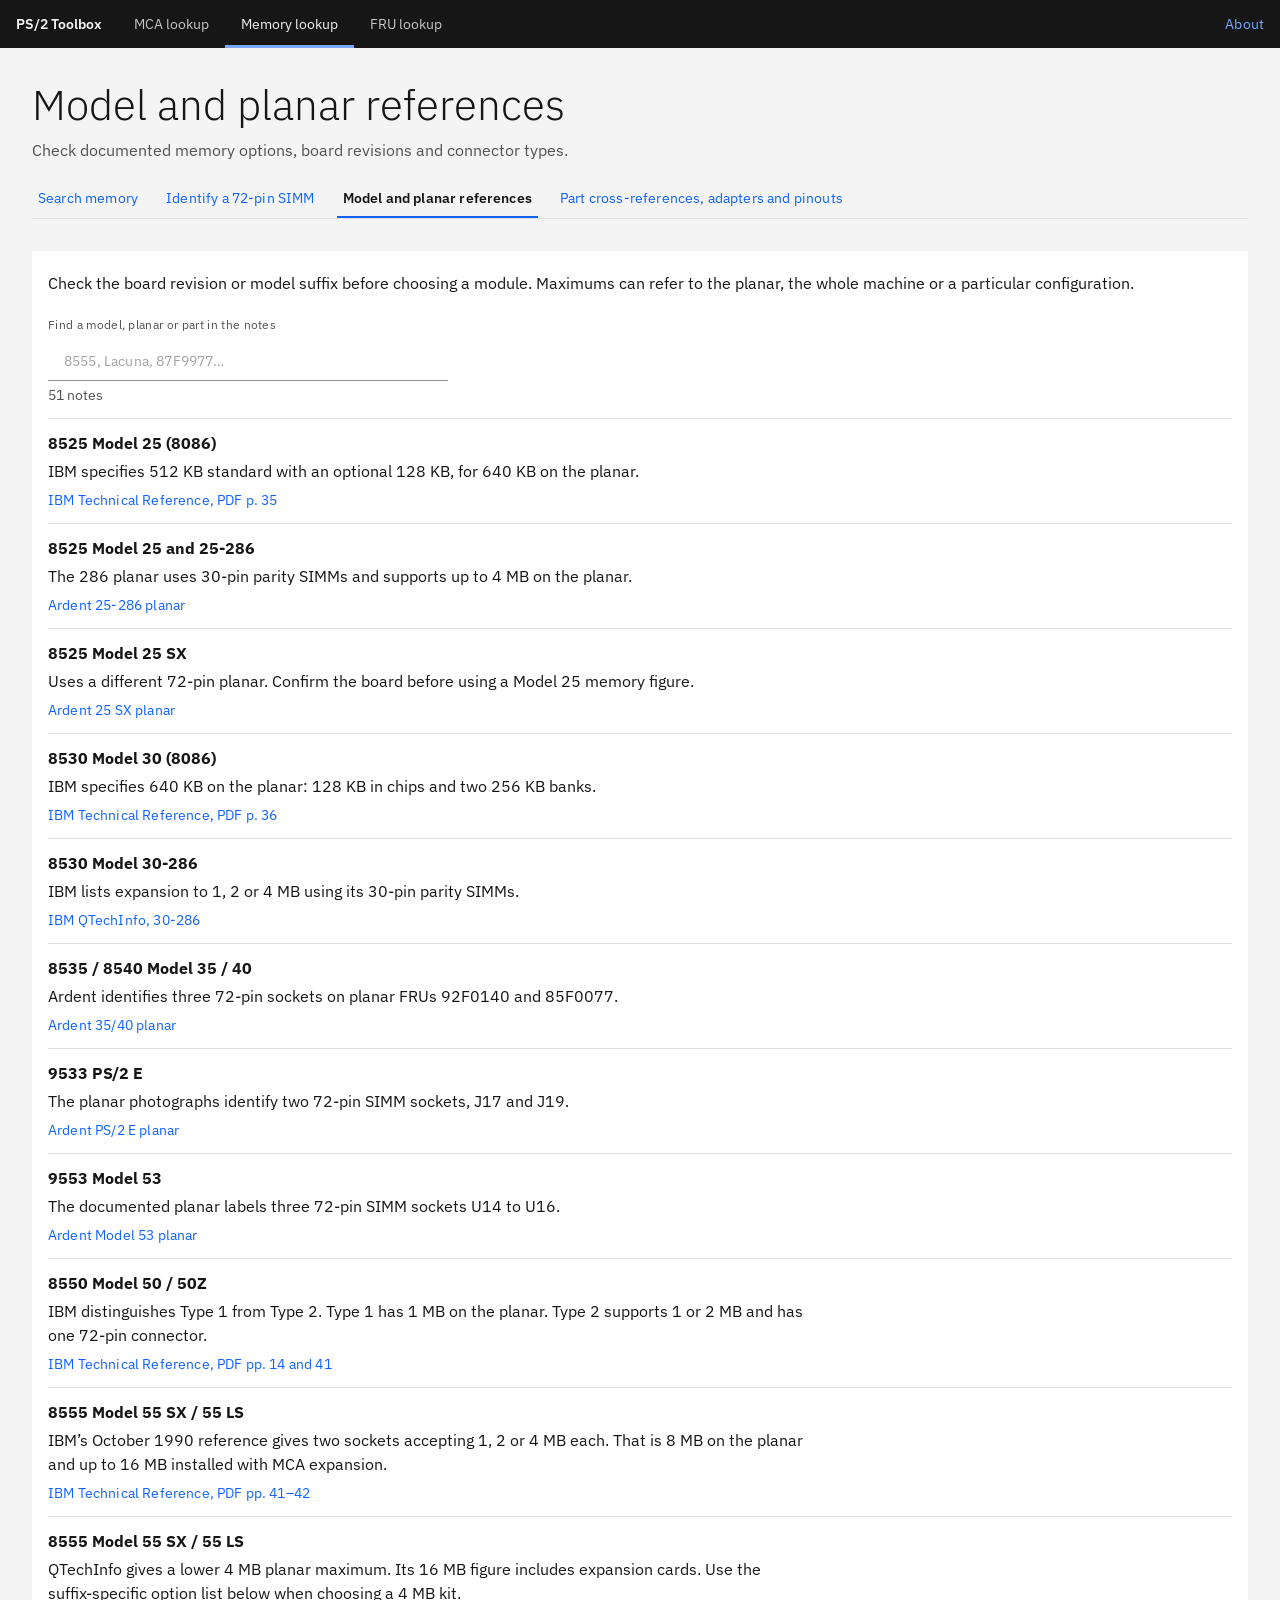
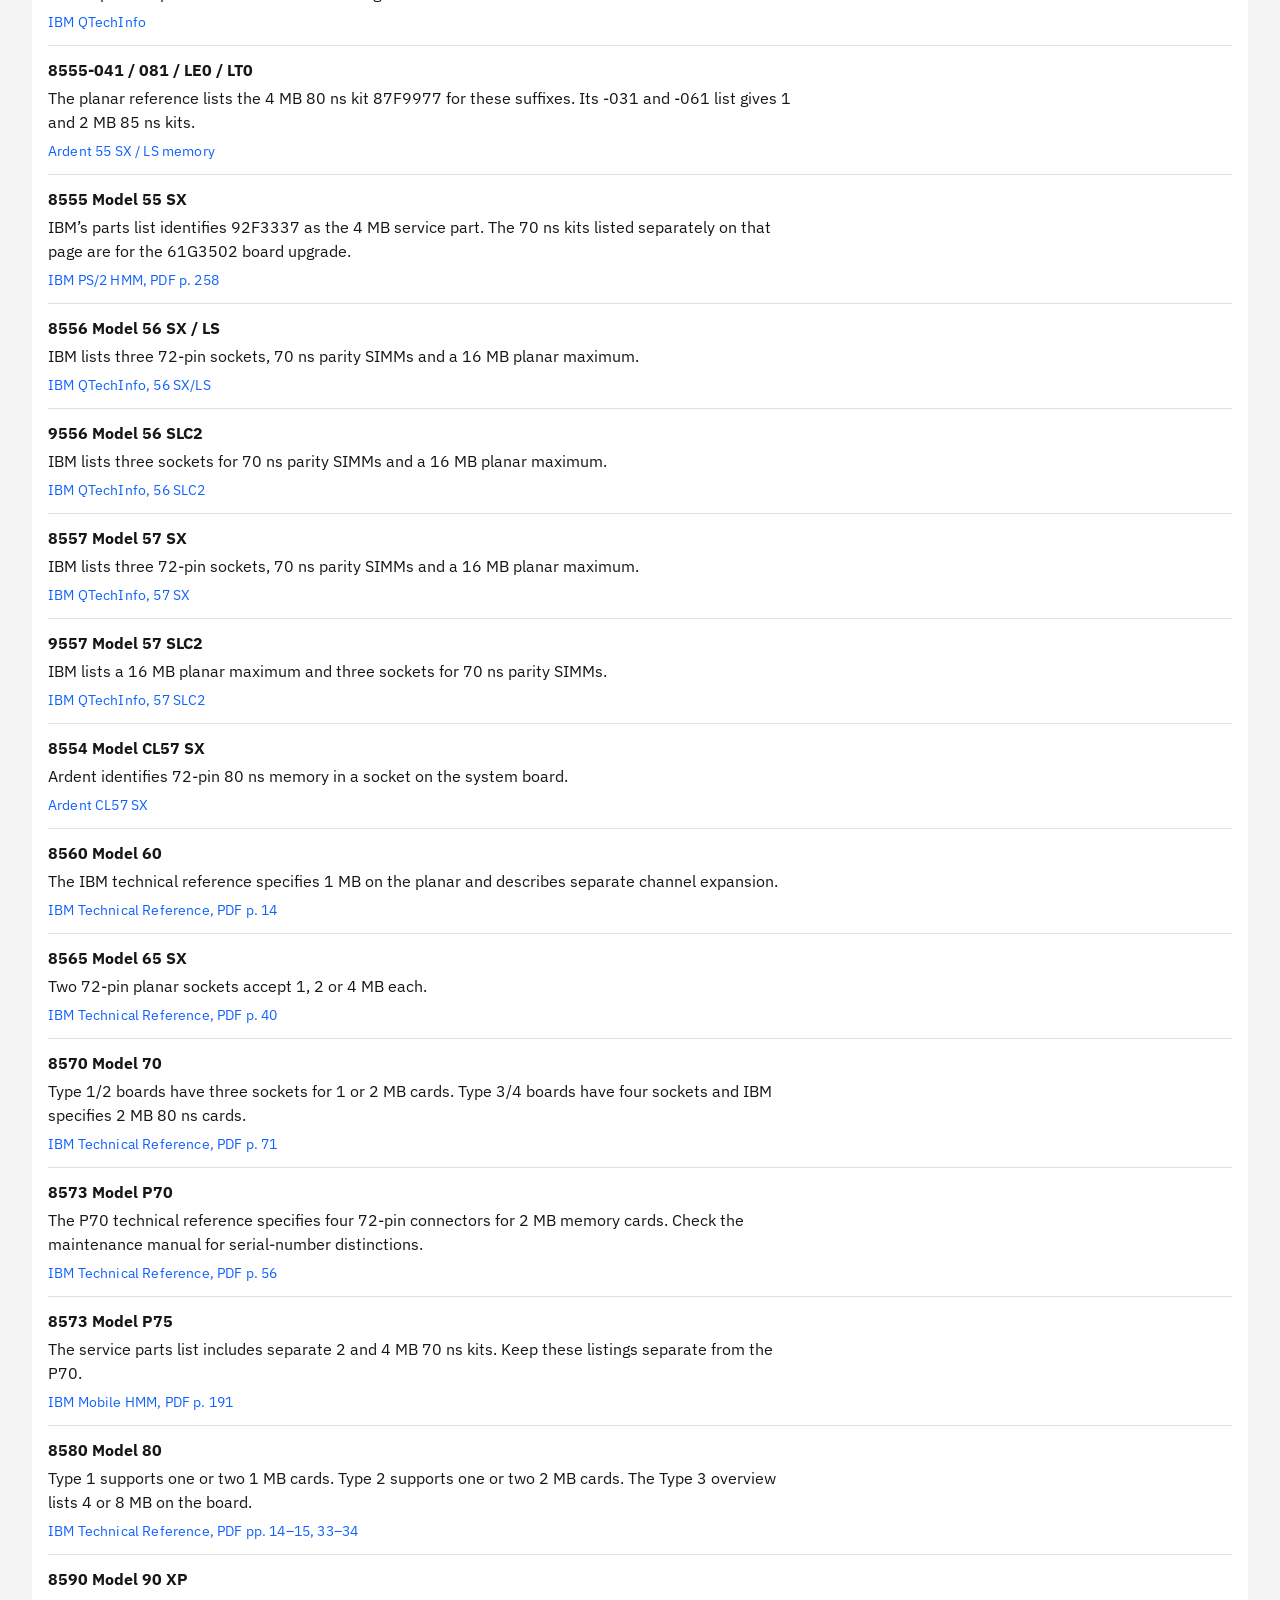
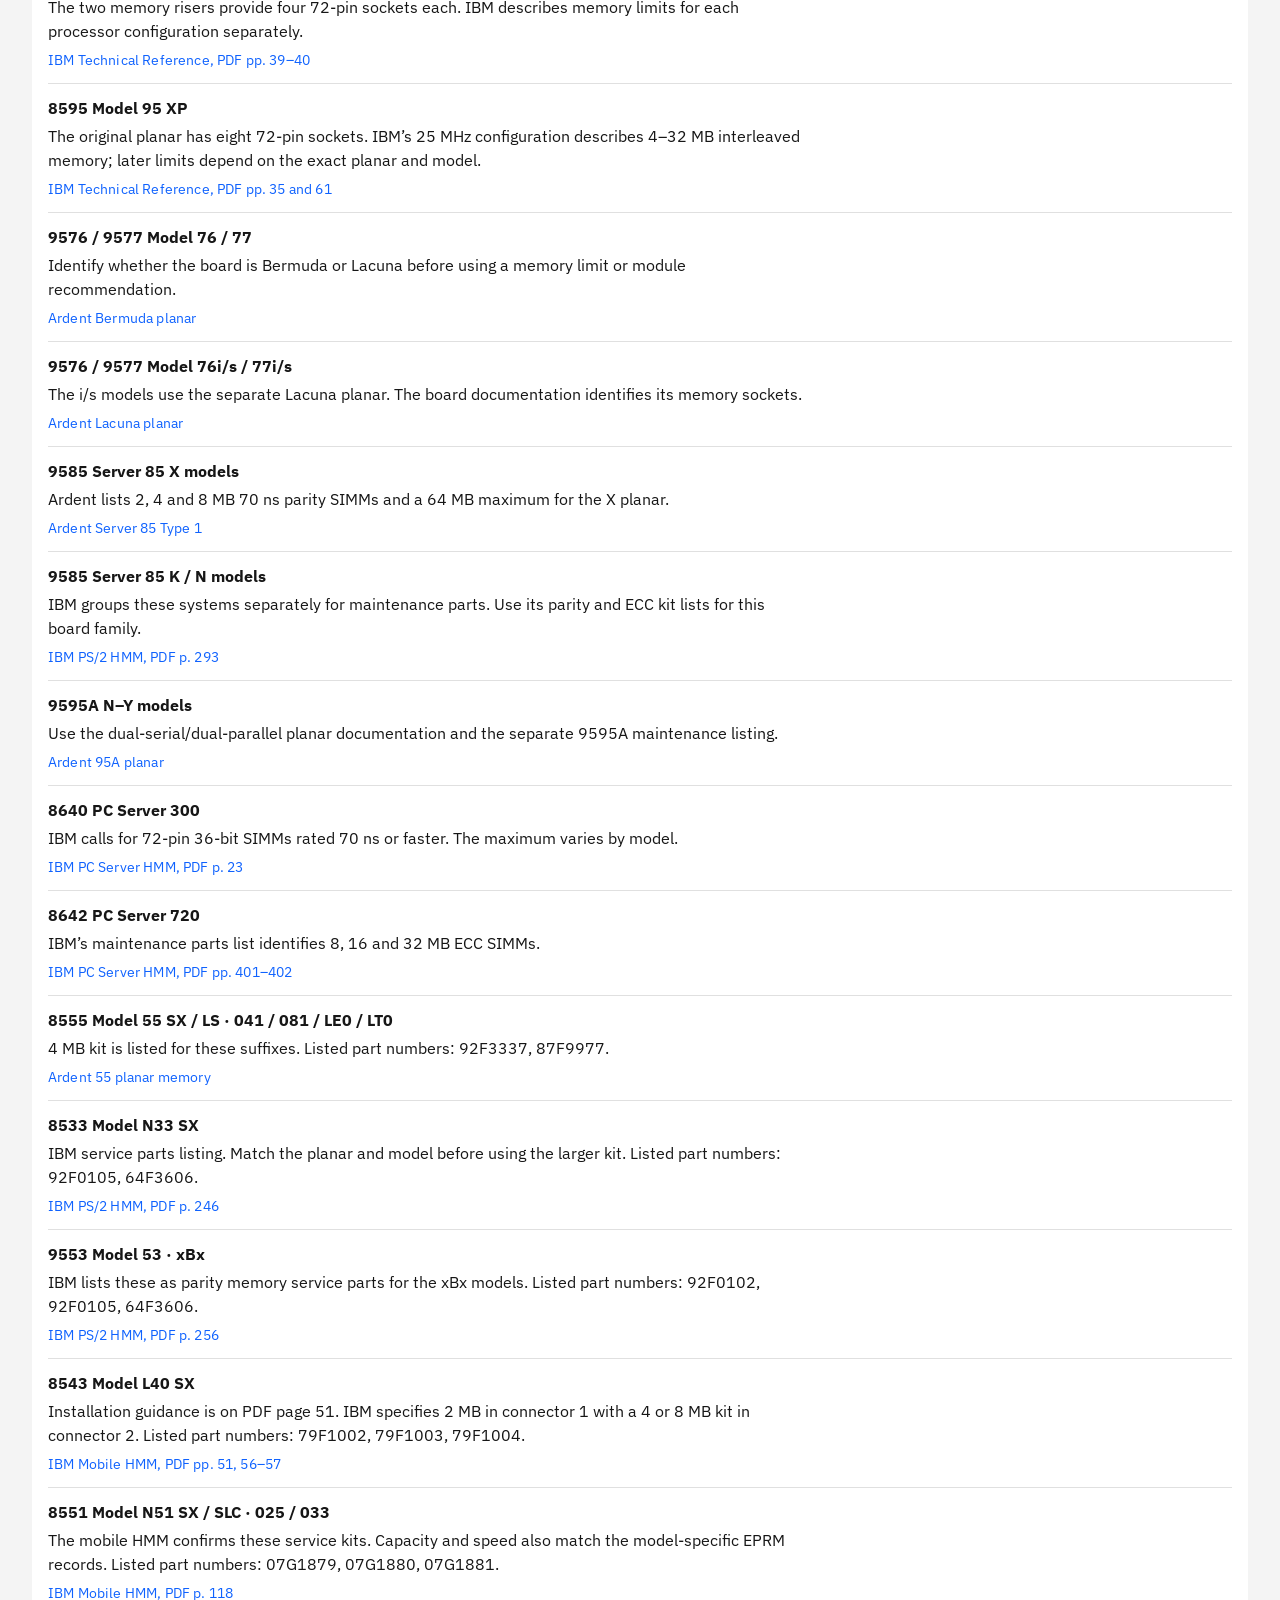
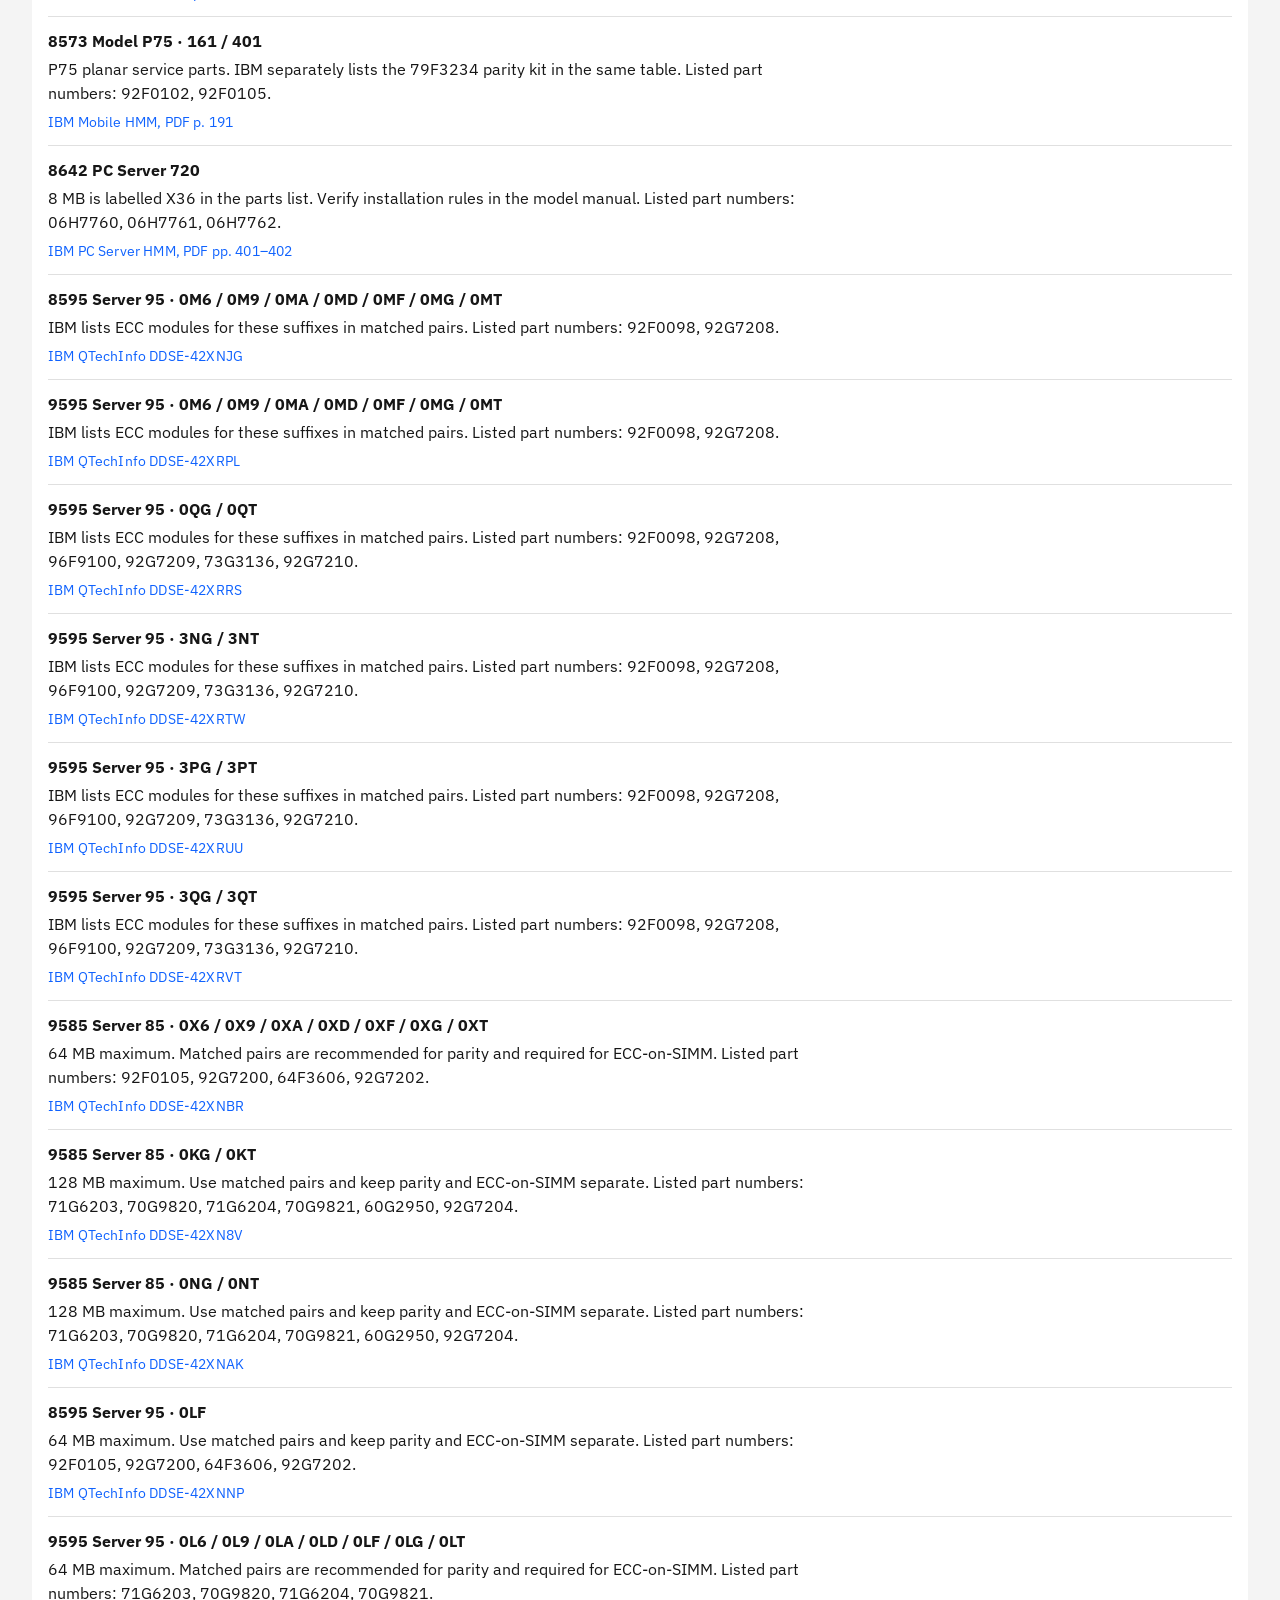
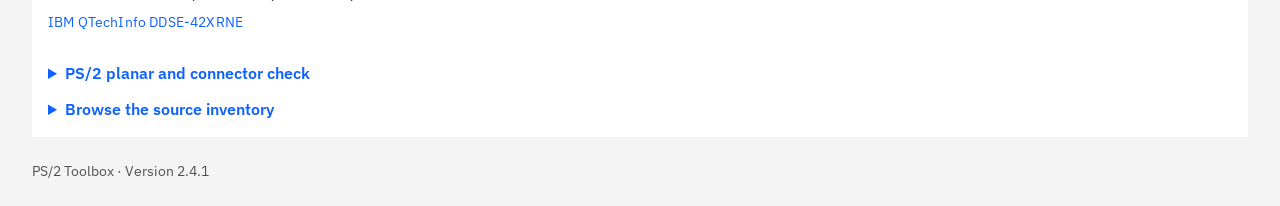
<file: memory-lookup/model-and-planar-references/index.html>
<!doctype html>
<html lang="en-GB">
<head>
  <meta charset="utf-8">
  <meta name="viewport" content="width=device-width, initial-scale=1">
  <meta name="application-version" content="2.4.1">
  <meta name="description" content="Check documented memory options, board revisions and connector types.">
  <title>Model and planar references · PS/2 Toolbox</title>
  <link rel="stylesheet" href="../../assets/carbon.css">
  <script src="../../assets/routes.js" defer></script>
  <link rel="stylesheet" href="../memory.css">
</head>
<body>
  <header class="masthead">
  <a class="brand" href="../../">PS/2 Toolbox</a>
  <nav class="toolbox-nav" aria-label="PS/2 Toolbox">
    <a href="../../mca-lookup/" data-tool="mca">MCA lookup</a>
    <a href="../../memory-lookup/" data-tool="memory" aria-current="page">Memory lookup</a>
    <a href="../../fru-lookup/" data-tool="fru">FRU lookup</a>
  </nav>
  <a class="about-link cds--link" href="../../about/">About</a>
</header>

  <svg width="0" height="0" hidden aria-hidden="true">
    <symbol id="select-chevron" viewBox="0 0 16 16"><path d="M8 11 3 6l.7-.7L8 9.6l4.3-4.3.7.7z"/></symbol>
  </svg>
  <main class="shell">
    <div class="hero">
      <h1 id="model-references">Model and planar references</h1>
      <p>Check documented memory options, board revisions and connector types.</p>
      <nav class="memory-nav" aria-label="Memory Lookup pages">
        <a class="cds--link" href="../">Search memory</a>
        <a class="cds--link" href="../identify-simm/">Identify a 72-pin SIMM</a>
        <a class="cds--link" href="../model-and-planar-references/" aria-current="page">Model and planar references</a>
        <a class="cds--link" href="../part-cross-references/">Part cross-references, adapters and pinouts</a>
      </nav>
    </div>
    <section id="reference-heading" class="panel reference" aria-labelledby="model-references">
      <p>Check the board revision or model suffix before choosing a module. Maximums can refer to the planar, the whole machine or a particular configuration.</p>
      <div class="evidence-search">
        <label class="cds--label" for="evidence-query">Find a model, planar or part in the notes</label>
        <input class="cds--text-input cds--search-input" id="evidence-query" type="text" placeholder="8555, Lacuna, 87F9977…" autocomplete="off">
      </div>
      <p class="secondary" id="evidence-status" role="status"></p>
      <ul id="evidence-notes" class="evidence-list"></ul>
      <details id="planar-audit">
        <summary>PS/2 planar and connector check</summary>
        <p>Board and connector observations are shown separately from part compatibility. A dash means the linked board evidence did not establish a connector type.</p>
        <div class="evidence-search">
          <label class="cds--label" for="planar-query">Filter by board or connector</label>
          <input class="cds--search-input" id="planar-query" placeholder="P70, Greenock, 30-pin…" autocomplete="off">
        </div>
        <p id="planar-status" class="secondary" role="status"></p>
        <div class="table-scroll" role="region" aria-label="Planar and connector results" tabindex="0">
          <table class="cds--data-table cds--data-table--zebra small-table">
            <thead><tr><th scope="col">Planar</th><th scope="col">Connector</th><th scope="col">Observation</th><th scope="col">Source</th></tr></thead>
            <tbody id="planar-rows"></tbody>
          </table>
        </div>
      </details>
      <details id="reference-index">
        <summary>Browse the source inventory</summary>
        <p>These documents form the audit inventory. Some identify a board or machine without specifying compatible modules.</p>
        <div id="source-inventory"></div>
      </details>
    </section>
    <noscript><p class="empty">Enable JavaScript to use the memory catalogue.</p></noscript>
  </main>
  <footer class="shell secondary">PS/2 Toolbox · Version 2.4.1</footer>
  <script src="../memory-data.js" defer></script>
  <script src="../memory-common.js" defer></script>
  <script src="../model-and-planar-references.js" defer></script>
</body>
</html>
</file>
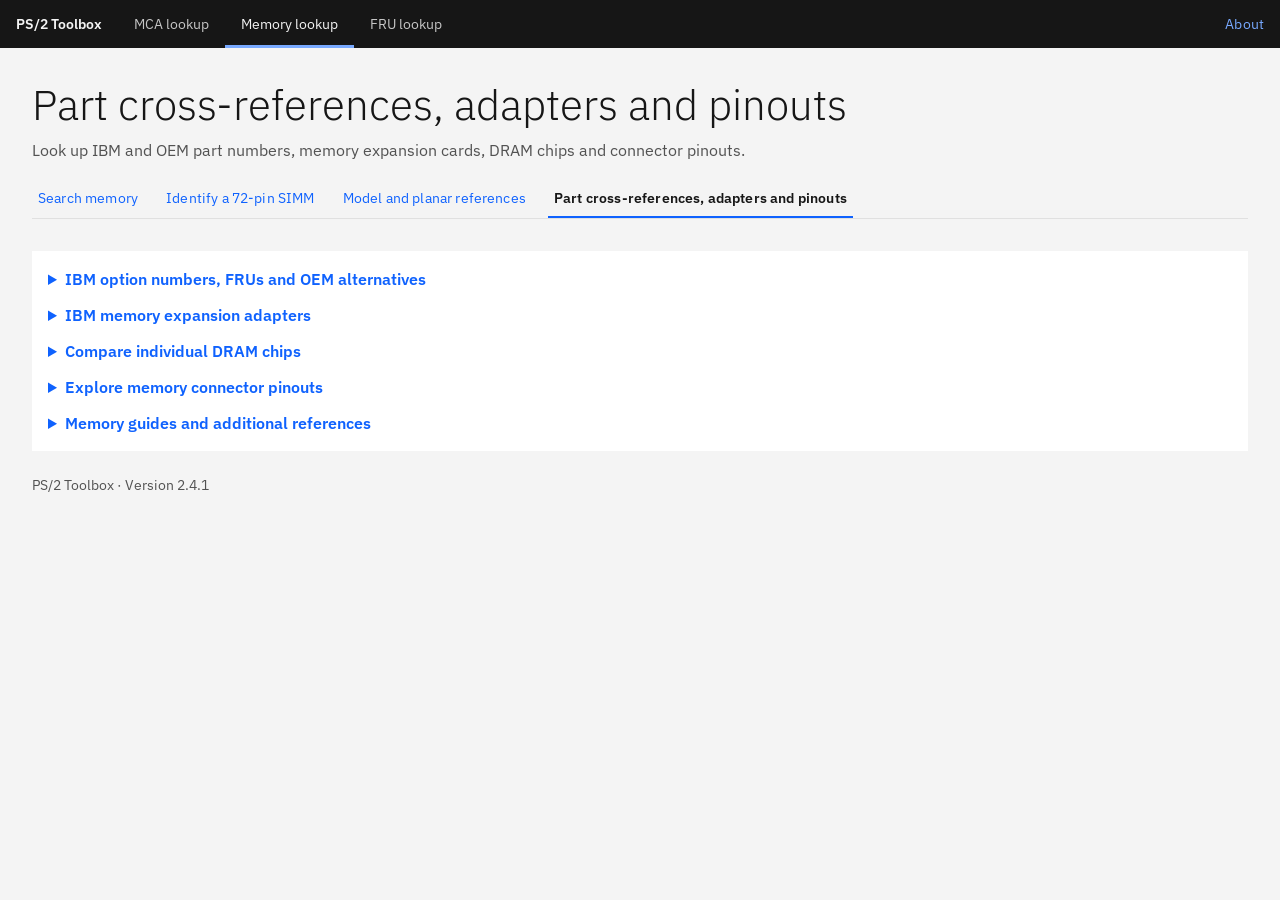
<file: memory-lookup/part-cross-references/index.html>
<!doctype html>
<html lang="en-GB">
<head>
  <meta charset="utf-8">
  <meta name="viewport" content="width=device-width, initial-scale=1">
  <meta name="application-version" content="2.4.1">
  <meta name="description" content="Look up IBM and OEM part numbers, memory expansion cards, DRAM chips and connector pinouts.">
  <title>Part cross-references, adapters and pinouts · PS/2 Toolbox</title>
  <link rel="stylesheet" href="../../assets/carbon.css">
  <script src="../../assets/routes.js" defer></script>
  <link rel="stylesheet" href="../memory.css">
</head>
<body>
  <header class="masthead">
  <a class="brand" href="../../">PS/2 Toolbox</a>
  <nav class="toolbox-nav" aria-label="PS/2 Toolbox">
    <a href="../../mca-lookup/" data-tool="mca">MCA lookup</a>
    <a href="../../memory-lookup/" data-tool="memory" aria-current="page">Memory lookup</a>
    <a href="../../fru-lookup/" data-tool="fru">FRU lookup</a>
  </nav>
  <a class="about-link cds--link" href="../../about/">About</a>
</header>

  <svg width="0" height="0" hidden aria-hidden="true">
    <symbol id="select-chevron" viewBox="0 0 16 16"><path d="M8 11 3 6l.7-.7L8 9.6l4.3-4.3.7.7z"/></symbol>
  </svg>
  <main class="shell">
    <div class="hero">
      <h1 id="identification-references">Part cross-references, adapters and pinouts</h1>
      <p>Look up IBM and OEM part numbers, memory expansion cards, DRAM chips and connector pinouts.</p>
      <nav class="memory-nav" aria-label="Memory Lookup pages">
        <a class="cds--link" href="../">Search memory</a>
        <a class="cds--link" href="../identify-simm/">Identify a 72-pin SIMM</a>
        <a class="cds--link" href="../model-and-planar-references/">Model and planar references</a>
        <a class="cds--link" href="../part-cross-references/" aria-current="page">Part cross-references, adapters and pinouts</a>
      </nav>
    </div>
    <section id="identification-heading" class="panel reference" aria-labelledby="identification-references">
      <details id="memory-equivalents">
        <summary>IBM option numbers, FRUs and OEM alternatives</summary>
        <p>IBM option-to-FRU mappings identify service parts. The OEM rows are published cross-references or reports for the named modules. Check the model, parity or ECC type, and presence-detect code before substituting.</p>
        <div class="evidence-search">
          <label class="cds--label" for="alternative-query">IBM option, FRU or OEM part number</label>
          <input class="cds--search-input" id="alternative-query" placeholder="92G7210, 73G3136, HYMIB07032…" autocomplete="off">
        </div>
        <p class="secondary" id="alternative-status" role="status"></p>
        <div class="table-scroll" role="region" aria-label="Memory part cross-references" tabindex="0">
          <table class="cds--data-table cds--data-table--zebra small-table">
            <thead><tr><th scope="col">IBM option</th><th scope="col">FRU or OEM part</th><th scope="col">Evidence</th><th scope="col">Source</th></tr></thead>
            <tbody id="alternative-rows"></tbody>
          </table>
        </div>
      </details>
      <details id="expansion-cards">
        <summary>IBM memory expansion adapters</summary>
        <div class="table-scroll" role="region" aria-label="Memory expansion adapters" tabindex="0">
          <table class="cds--data-table cds--data-table--zebra small-table">
            <thead><tr><th scope="col">Card markings</th><th scope="col">POS ID</th><th scope="col">Connector</th><th scope="col">Notes</th><th scope="col">Source</th></tr></thead>
            <tbody id="adapter-rows"></tbody>
          </table>
        </div>
      </details>
      <details id="chip-comparison">
        <summary>Compare individual DRAM chips</summary>
        <p>These are chip-family candidates. A chip repair also requires matching the exact package, pinout, voltage, timing, operating mode and refresh specification.</p>
        <div class="evidence-search">
          <label class="cds--label" for="chip-query">Search a chip marking or organisation</label>
          <input class="cds--search-input" id="chip-query" placeholder="TC514400, MT4C4001, 4Mx4 FPM…" autocomplete="off">
        </div>
        <p id="chip-status" class="secondary" role="status"></p>
        <ul id="chip-results" class="evidence-list"></ul>
      </details>
      <details id="pinout-maps">
        <summary>Explore memory connector pinouts</summary>
        <p>Numbered contact maps. Use the linked source drawing to orient the physical board. Select a pin to see its signal.</p>
        <div class="pinout-controls cds--select">
          <label class="cds--label" for="pin-profile">Connector</label>
          <div class="cds--select-input__wrapper"><select id="pin-profile" class="cds--select-input"></select>
            <svg class="cds--select__arrow" width="16" height="16" aria-hidden="true"><use href="#select-chevron"/></svg></div>
        </div>
        <p class="secondary">Red = supply. Grey = ground. Blue = presence detect.</p>
        <div id="pin-grid" class="pin-scroll" role="group" aria-label="Numbered connector contacts"></div>
        <p id="pin-state" class="pin-state" role="status"></p>
        <p class="secondary" id="pin-source"></p>
        <details>
          <summary>Model technical references and schematics</summary>
          <ul id="pin-references" class="source-list"></ul>
        </details>
      </details>
      <details id="memory-guides">
        <summary>Memory guides and additional references</summary>
        <ul id="guide-links" class="source-list"></ul>
      </details>
    </section>
    <noscript><p class="empty">Enable JavaScript to use the memory catalogue.</p></noscript>
  </main>
  <footer class="shell secondary">PS/2 Toolbox · Version 2.4.1</footer>
  <script src="../memory-data.js" defer></script>
  <script src="../memory-common.js" defer></script>
  <script src="../part-cross-references.js" defer></script>
</body>
</html>
</file>
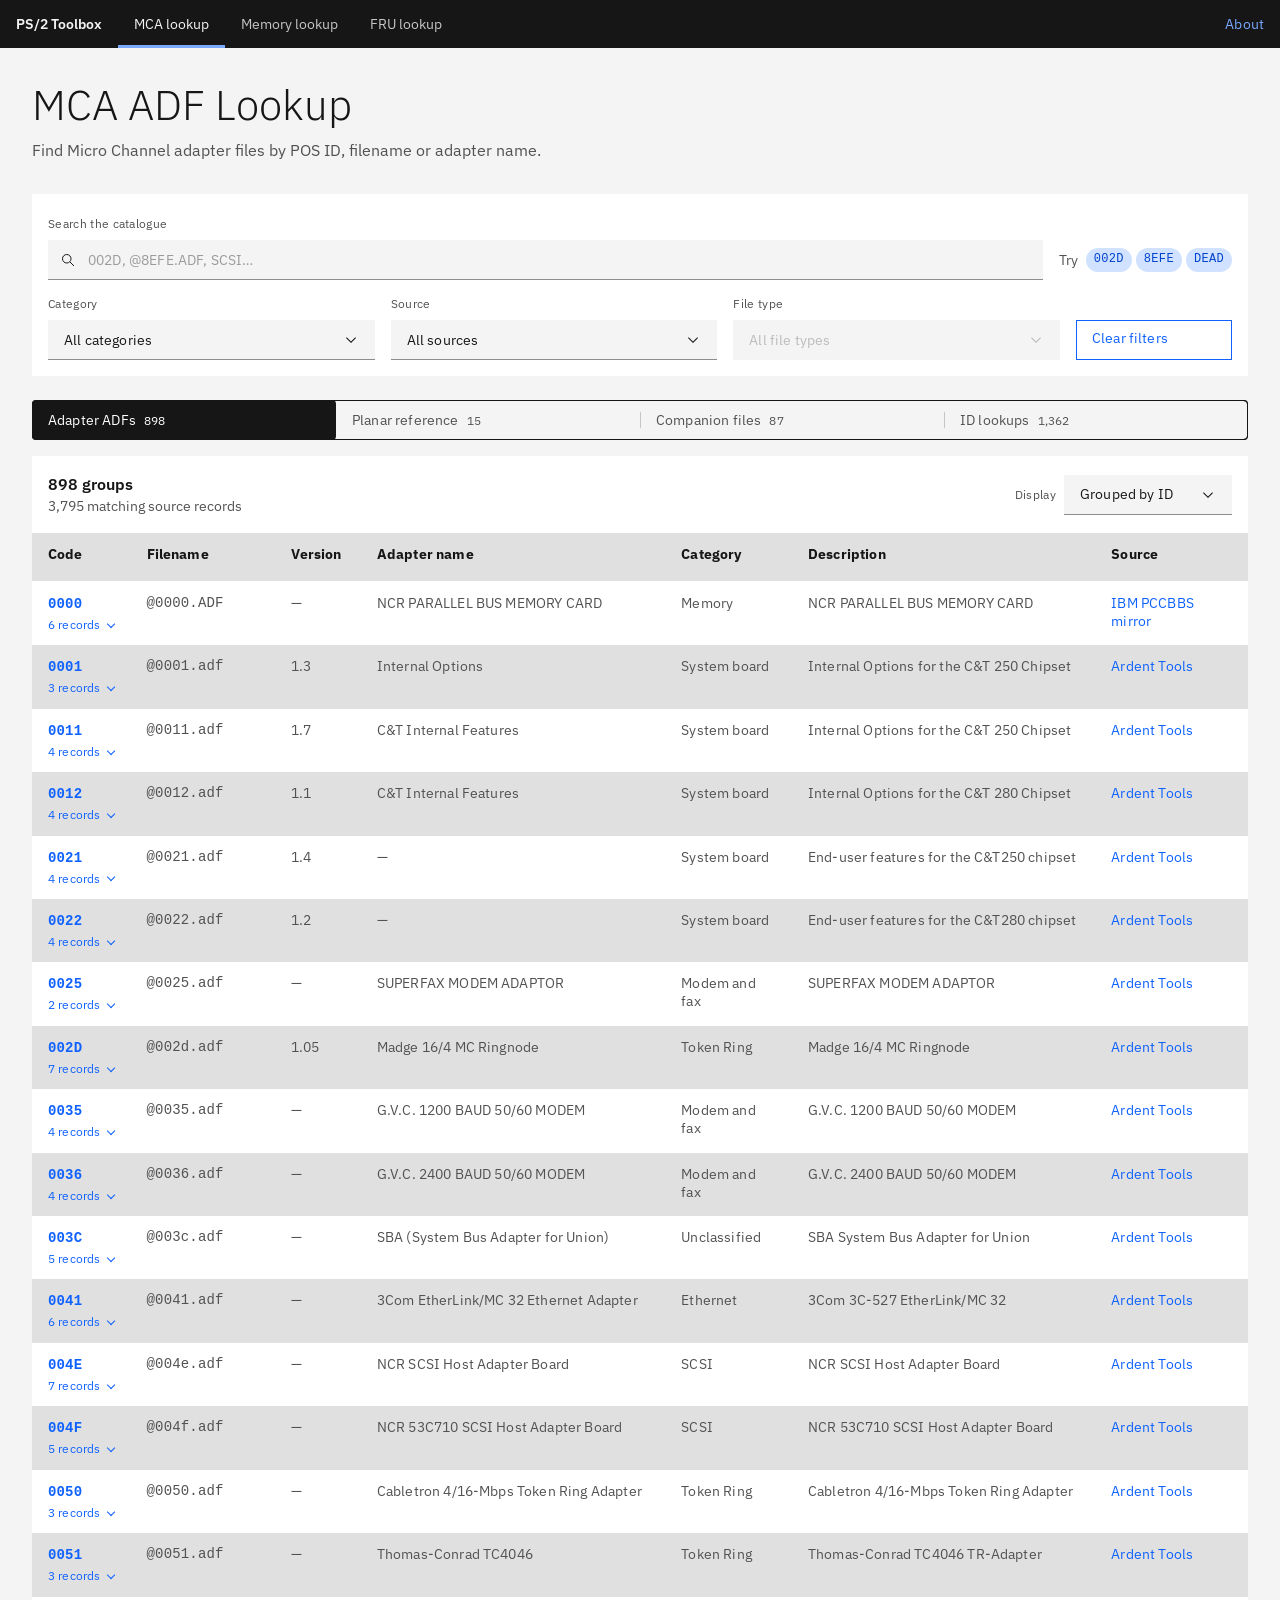
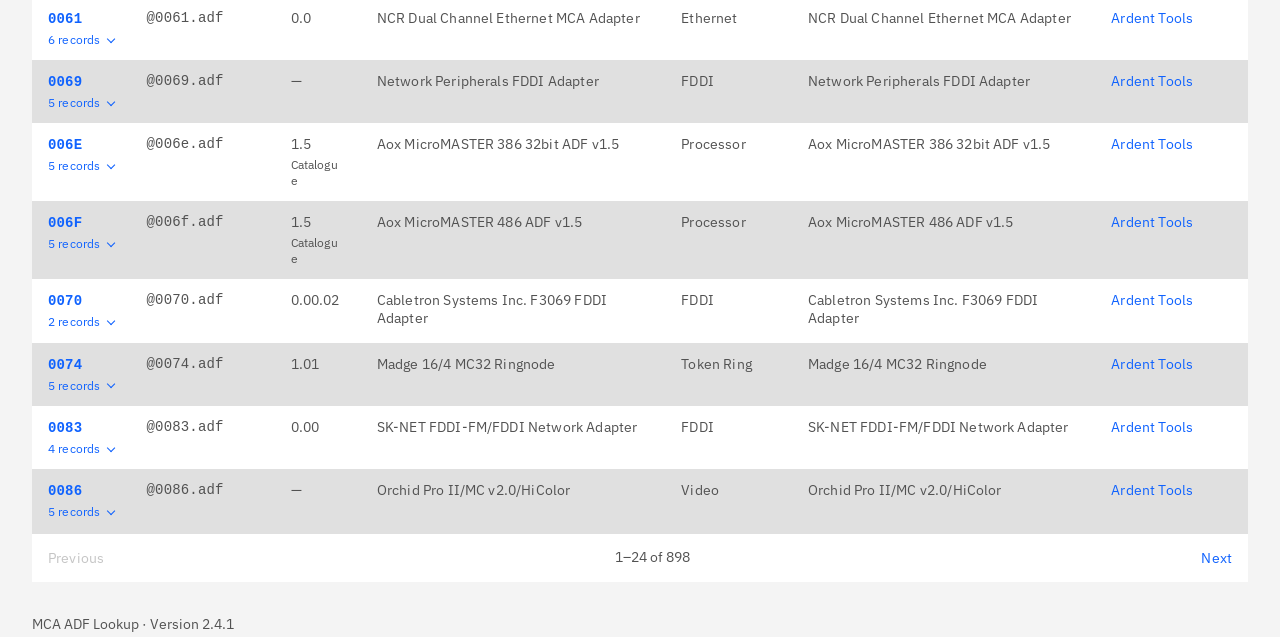
<file: mca-adf-lookup.html>
<!doctype html>
<html lang="en-GB">
<head>
  <meta charset="utf-8">
  <meta name="viewport" content="width=device-width, initial-scale=1">
  <title>MCA ADF Lookup · PS/2 Toolbox</title>
  <script src="assets/routes.js" defer></script>
</head>
<body>
  <p><a data-legacy-target href="./mca-lookup/">Open MCA ADF Lookup</a></p>
  <p><a data-legacy-about href="./about/#mca-lookup">About MCA ADF Lookup</a></p>
</body>
</html>
</file>
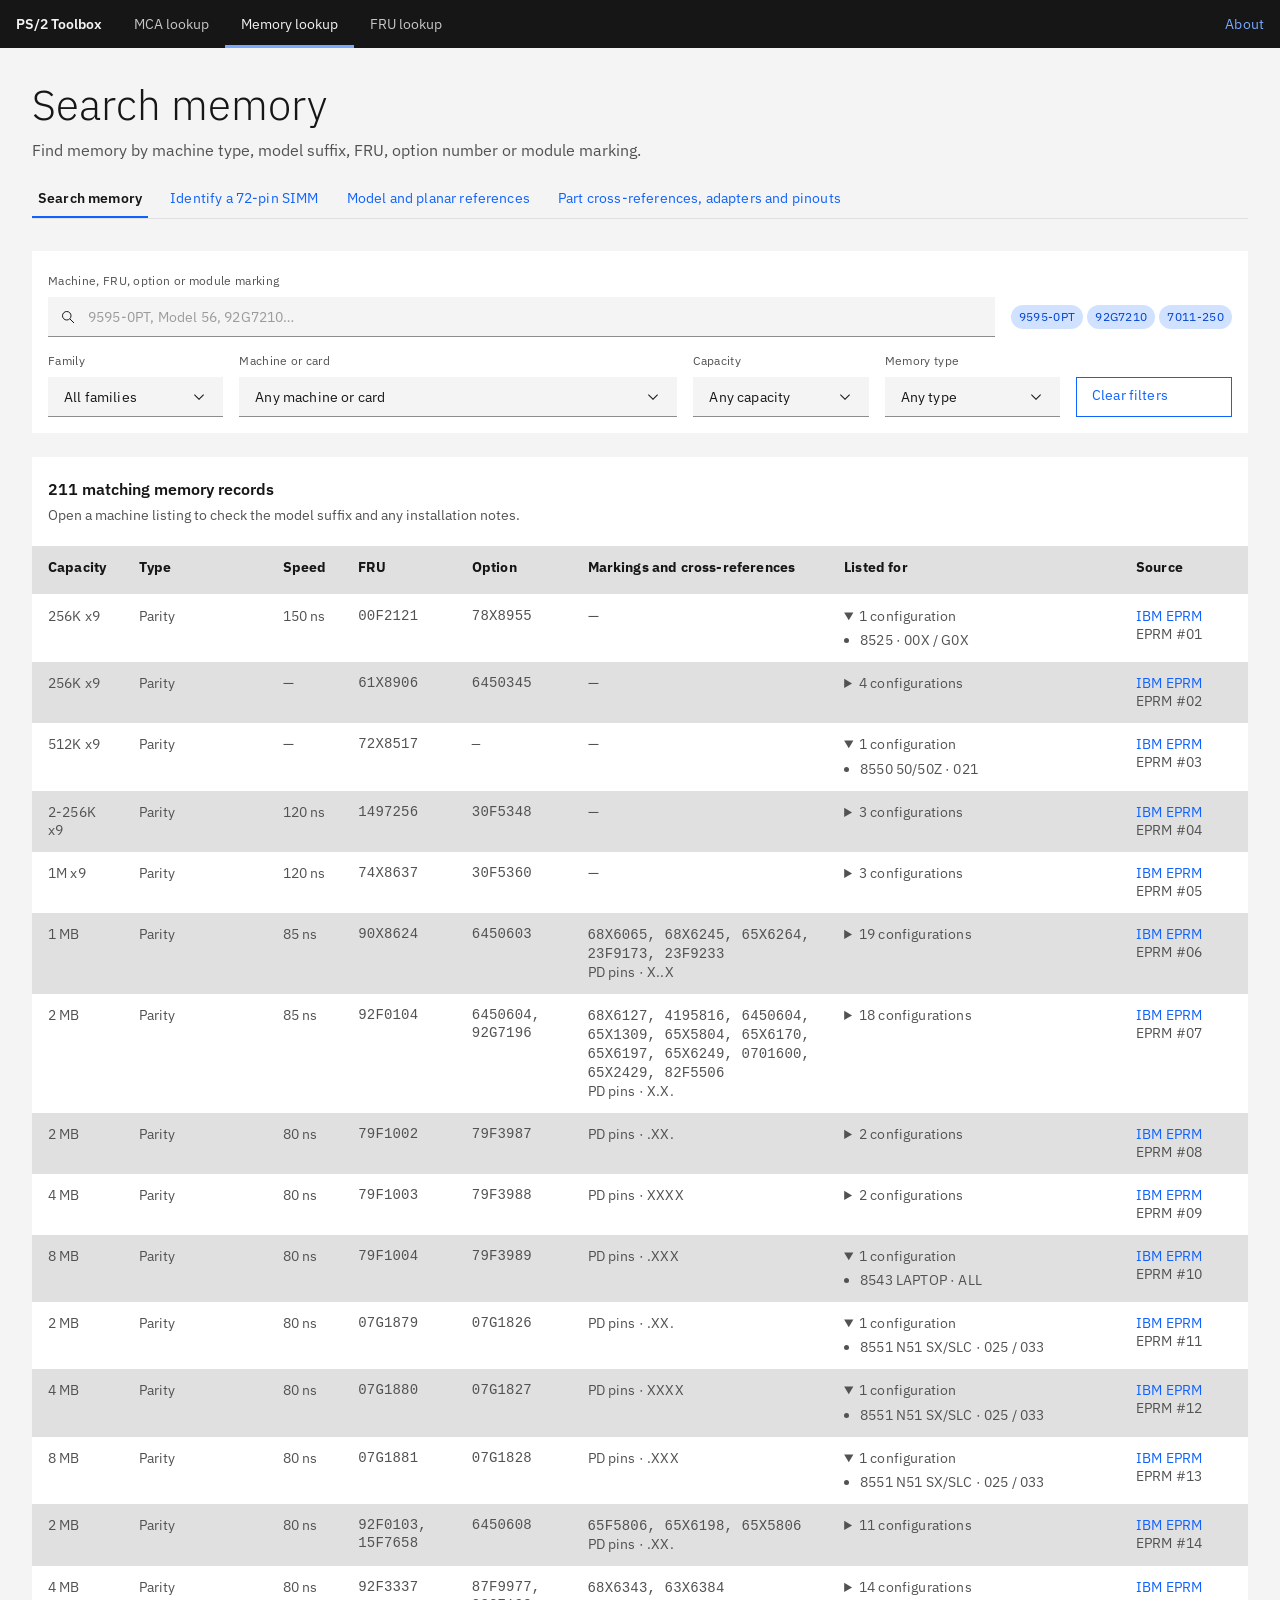
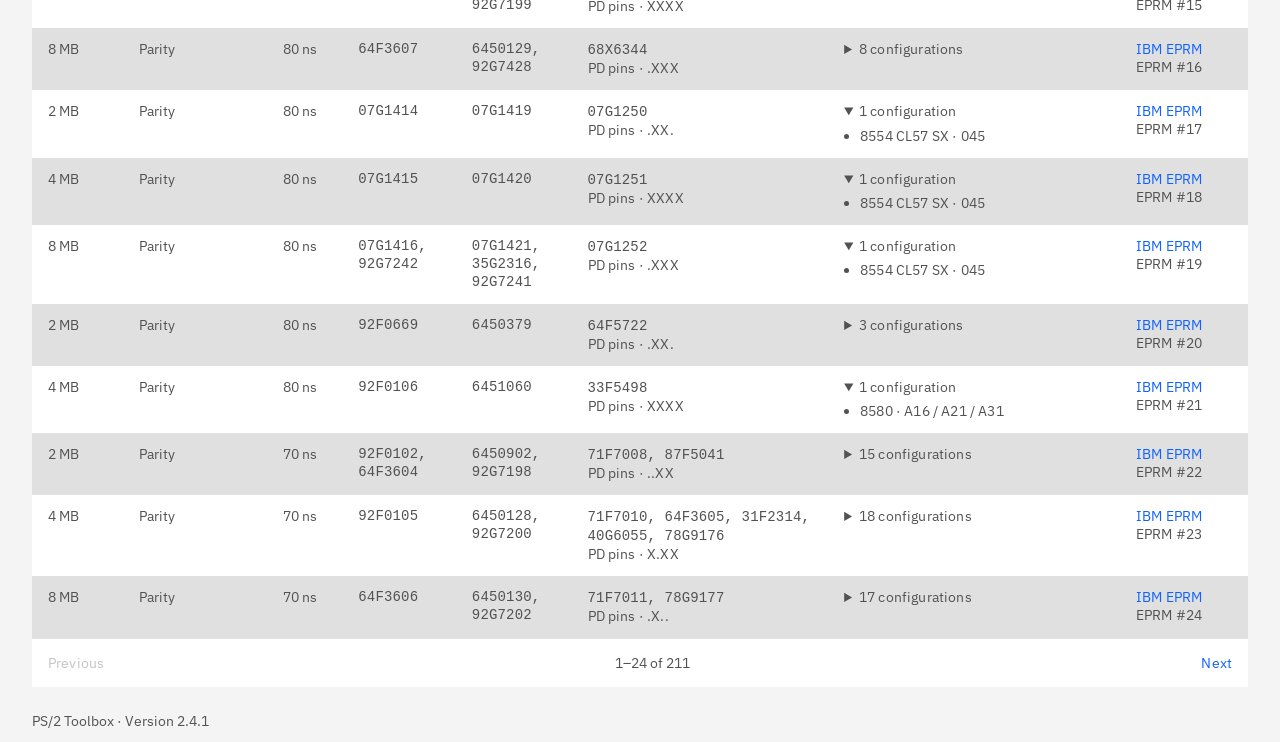
<file: memory-lookup.html>
<!doctype html>
<html lang="en-GB">
<head>
  <meta charset="utf-8">
  <meta name="viewport" content="width=device-width, initial-scale=1">
  <title>Memory Lookup · PS/2 Toolbox</title>
  <script src="assets/routes.js" defer></script>
</head>
<body>
  <p><a data-legacy-target href="./memory-lookup/">Open Memory Lookup</a></p>
  <p><a data-legacy-about href="./about/#memory-lookup">About Memory Lookup</a></p>
</body>
</html>
</file>
<file: fru-lookup/fru.css>
:root { font: 100%/1.5 "IBM Plex Sans", system-ui, sans-serif; }
*, *::before, *::after { box-sizing: border-box; }
[hidden] { display: none !important; }
body { margin: 0; color: var(--cds-text-primary); background: var(--cds-background); }
:focus-visible { outline: 2px solid var(--cds-focus); outline-offset: 2px; }
button, input, select { font: inherit; }
button:not(:disabled), summary { cursor: pointer; }
.shell { width: min(100% - 4rem, 76rem); margin-inline: auto; }
.hero { padding-block: 2rem; }
.hero h1 { margin: 0; }
.hero p { margin: .5rem 0 0; color: var(--cds-text-secondary); }
.controls, .results { margin-bottom: 1.5rem; background: var(--cds-layer-01); }
.controls, .result-head { padding: 1rem; }
.search-row, .filter-row, .result-head { display: flex; flex-wrap: wrap; align-items: end; gap: .75rem 1rem; }
.search-row > div:first-child { flex: 1 1 26rem; min-width: 0; }
.controls .cds--search-input { padding-inline: .75rem; }
.controls input, .controls select { background: var(--cds-field-02); }
.controls select { appearance: auto; max-width: 100%; padding-inline: .75rem; }
.controls #clear { min-block-size: 2.5rem; padding-block: .5rem; }
.examples { display: flex; flex-wrap: wrap; align-items: center; gap: .25rem; min-height: 2.5rem; }
.examples button { margin: 0; }
.filter-row { margin-top: 1rem; }
.filter-row > div { min-width: 0; }
.result-head { justify-content: space-between; align-items: baseline; }
#status { margin: 0; font-weight: 600; }
.part, .pagination { border-top: 1px solid var(--cds-border-subtle-01); }
.part summary { padding: .75rem 1rem; }
.part summary:hover { background: var(--cds-layer-hover-01); }
.part summary:focus-visible { outline-offset: -2px; }
.part-number { margin-inline: .375rem .75rem; font-family: Consolas, monospace; font-weight: 700; }
.part-label { overflow-wrap: anywhere; }
.part-count { margin-inline-start: .75rem; }
.part-count, .evidence-context, footer, #page-label { color: var(--cds-text-secondary); font-size: .875rem; }
.evidence-list { list-style: none; margin: 0; padding: .25rem 1rem .75rem 2.5rem; }
.evidence-list li { border-top: 1px solid var(--cds-border-subtle-01); padding-block: .625rem; overflow-wrap: anywhere; }
.evidence-list p { margin: .25rem 0 0; }
.more { margin: 0 1rem .75rem 2.5rem; }
.pagination { display: flex; justify-content: space-between; align-items: center; }
footer { padding-bottom: 1.5rem; }
@media (max-width: 48rem) {
  .shell { width: calc(100% - 2rem); }
  .hero { padding-block: 1.5rem; }
  .hero h1 { font-size: clamp(2rem, 8vw, 2.625rem); }
  .evidence-list { padding-inline-start: 1rem; }
  .more { margin-inline-start: 1rem; }
}
</file>
<file: memory-lookup/memory.css>
:root { font: 100%/1.5 "IBM Plex Sans", system-ui, sans-serif; }
*, *::before, *::after { box-sizing: border-box; }
[hidden] { display: none !important; }
body { margin: 0; color: var(--cds-text-primary); background: var(--cds-background); }
button, input, select { font: inherit; }
button:not(:disabled), summary { cursor: pointer; }
:focus-visible { outline: 2px solid var(--cds-focus); outline-offset: 2px; }
.shell { width: min(100% - 4rem, 90rem); margin-inline: auto; }
.hero { padding-block: 2rem; }
.hero h1 { margin: 0; }
.hero p { margin: .5rem 0 0; color: var(--cds-text-secondary); }
.panel { margin-bottom: 1.5rem; background: var(--cds-layer-01); }
.controls, .result-head, .reference { padding: 1rem; }
.search-row { display: flex; flex-wrap: wrap; align-items: end; gap: .75rem 1rem; }
.search-row > div:first-child { flex: 1 1 26rem; min-width: 0; }
.examples { display: flex; flex-wrap: wrap; align-items: center; gap: .25rem; min-height: 2.5rem; }
.examples button { margin: 0; }
.filter-row {
  display: grid; gap: 1rem; align-items: end; margin-top: 1rem;
  grid-template-columns: minmax(8rem, 1fr) minmax(12rem, 2.5fr) minmax(7rem, 1fr) minmax(8rem, 1fr) auto;
}
.filter-row > div { min-width: 0; }
.controls input, .controls select { background: var(--cds-field-02); }
.controls #clear { min-block-size: 2.5rem; padding-block: .5rem; }
.result-head p, .reference p { margin: .25rem 0; }
#status { font-weight: 600; }
.secondary { color: var(--cds-text-secondary); font-size: .875rem; }
.table-scroll { overflow-x: auto; }
.table-scroll:focus-visible { outline-offset: -2px; }
.table-scroll .cds--data-table { min-width: 58rem; }
.table-scroll .pin-table { min-width: 29rem; margin-top: .75rem; }
.table-scroll .cds--data-table th, .table-scroll .cds--data-table td {
  height: auto; padding: .75rem 1rem; overflow-wrap: anywhere; vertical-align: top;
}
.table-scroll th { white-space: nowrap; }
.table-scroll .cds--data-table .memory-type { min-inline-size: 9rem; overflow-wrap: normal; }
.numbers { font-family: Consolas, monospace; }
.parts { min-width: 7rem; }
td .secondary { display: block; }
.machine-list { padding-inline-start: 1rem; margin: .4rem 0 0; }
.machine-list li + li { margin-top: .4rem; }
.machine-cell { width: 24%; min-width: 12rem; }
.source-cell { min-width: 8rem; }
.pagination { display: flex; align-items: center; justify-content: space-between; border-top: 1px solid var(--cds-border-subtle-01); }
.empty { padding: 1rem; margin: 0; }
.reference h2 { margin: 0 0 .5rem; font-size: 1.5rem; font-weight: 400; }
.reference h3 { margin: 1rem 0 .5rem; font-size: 1rem; font-weight: 600; }
.reference summary { color: var(--cds-link-primary); font-weight: 600; }
.reference .evidence-search { width: min(100%, 25rem); margin-top: 1rem; }
.reference .evidence-search input { padding-inline: 1rem; }
.reference details + details { margin-top: .75rem; }
.reference .small-table { min-width: 36rem; margin-block: .75rem; }
.pinout-controls { max-width: 24rem; margin-block: .75rem; }
.pin-scroll { overflow-x: auto; padding: .25rem; }
.pin-group { display: grid; grid-template-columns: repeat(12, minmax(2.25rem, 1fr)); gap: .25rem; min-width: 31rem; margin-bottom: .25rem; }
.pin-group.planar { grid-template-columns: repeat(32, 2.25rem); }
.pin {
  min-height: 2.25rem; border: 1px solid var(--cds-border-subtle-01);
  background: var(--cds-layer-02); color: var(--cds-text-primary); font-size: .8rem;
}
.pin-power { background: var(--cds-tag-background-red, #ffd7d9); }
.pin-ground { background: var(--cds-tag-background-gray, #e0e0e0); }
.pin-detect { background: var(--cds-tag-background-cyan, #bae6ff); }
.pin[aria-pressed="true"] { border-color: var(--cds-focus); box-shadow: inset 0 0 0 1px var(--cds-focus); }
.pin-state { min-height: 1.5rem; font-weight: 600; }
.evidence-list { list-style: none; margin: .75rem 0 1rem; padding: 0; }
.evidence-list li { padding: .75rem 0; border-top: 1px solid var(--cds-border-subtle-01); }
.evidence-list li p { max-width: 76ch; }
#reference-index details { margin: .75rem 0; }
#reference-index ul { padding-inline-start: 1.5rem; }
.memory-nav { display: flex; flex-wrap: wrap; gap: 0 1rem; margin-top: 1rem; border-bottom: 1px solid var(--cds-border-subtle-01); }
.memory-nav a { display: flex; align-items: center; min-height: 2.5rem; padding-inline: .375rem; }
.memory-nav a[aria-current="page"] {
  color: var(--cds-text-primary); font-weight: 600; text-decoration: none;
  box-shadow: inset 0 -2px var(--cds-link-primary);
}
.reference:target, .reference :target, #memory-search { scroll-margin-top: 1rem; }
.source-list {
  display: grid; grid-template-columns: repeat(auto-fit, minmax(min(100%, 20rem), 1fr));
  gap: .75rem; list-style: none; padding: 0; margin: .5rem 0 0;
}
.source-list li { padding: .75rem; background: var(--cds-background); }
footer { padding-bottom: 1.5rem; }
@media (max-width: 58rem) {
  .filter-row { grid-template-columns: repeat(2, minmax(0, 1fr)); gap: .75rem; }
}
@media (max-width: 48rem) {
  .shell { width: calc(100% - 2rem); }
  .hero { padding-block: 1.5rem; }
  .hero h1 { font-size: clamp(2rem, 8vw, 2.625rem); }
}
</file>
